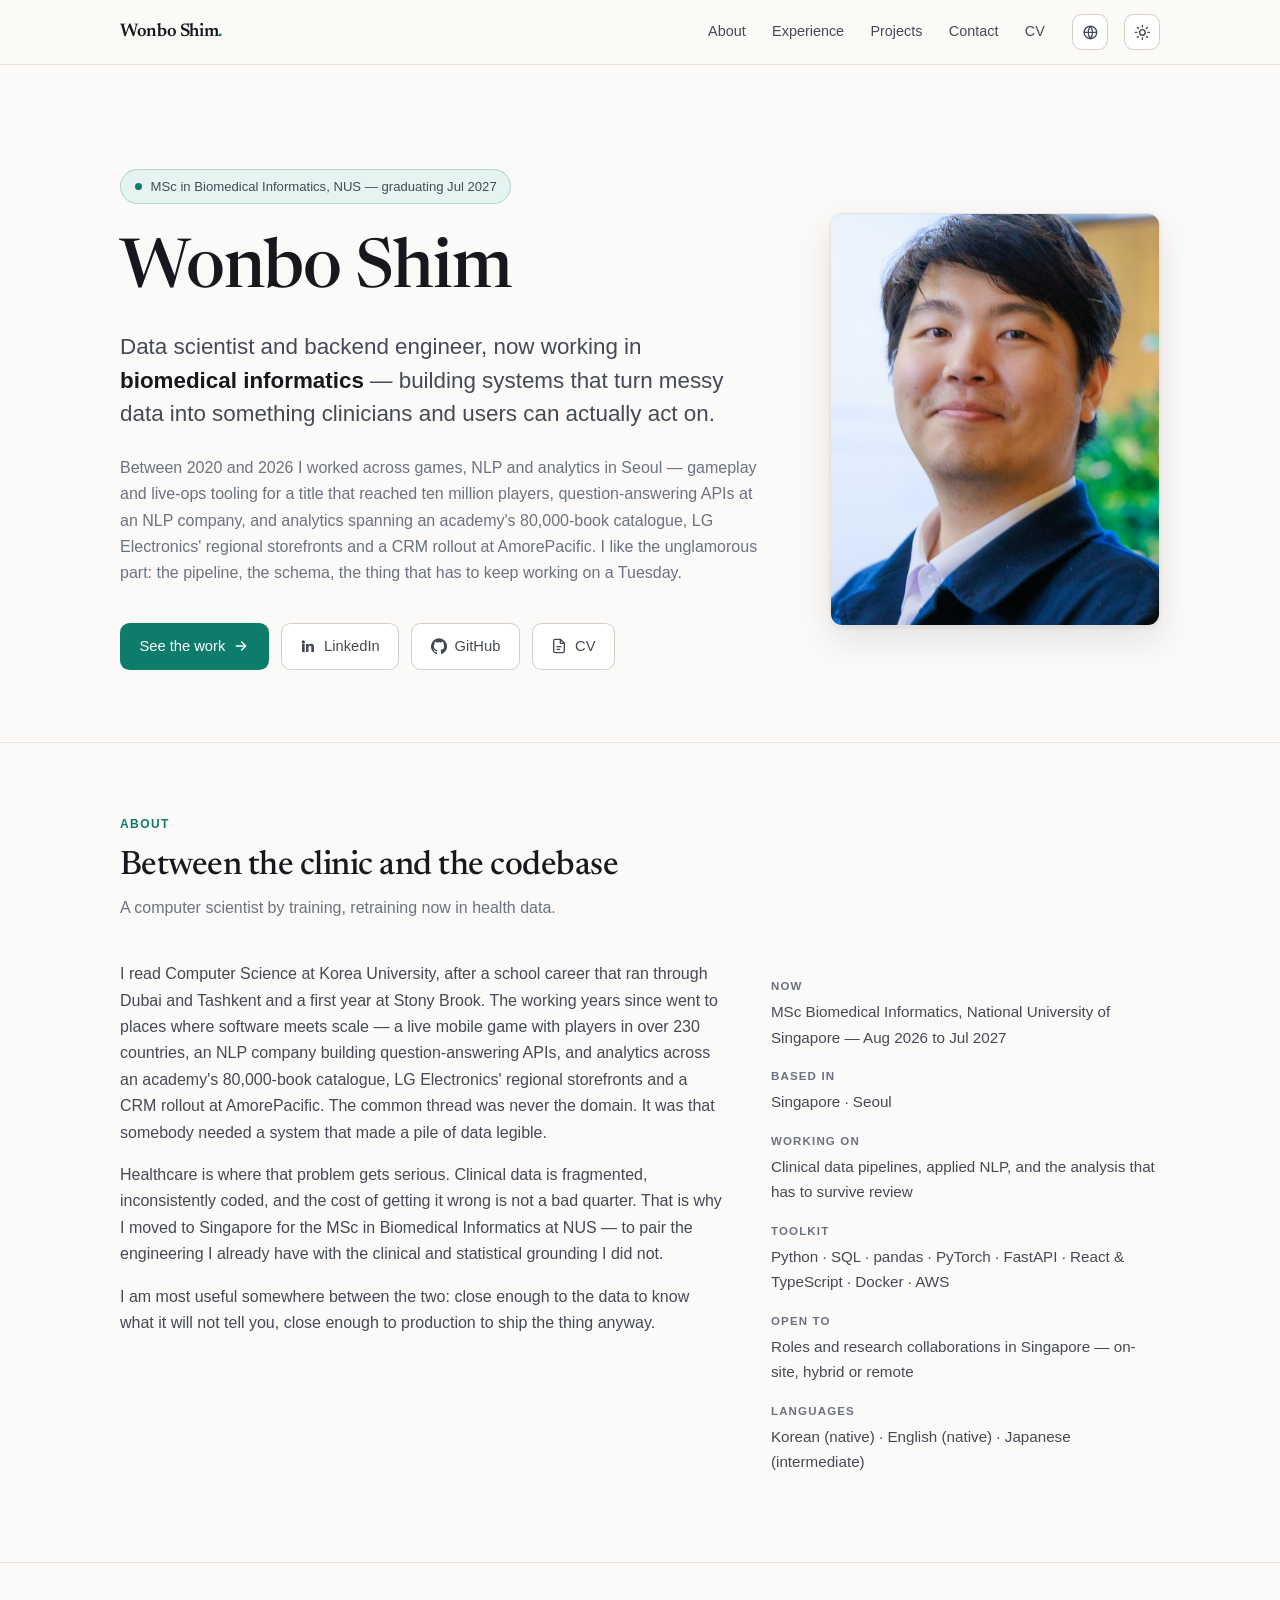
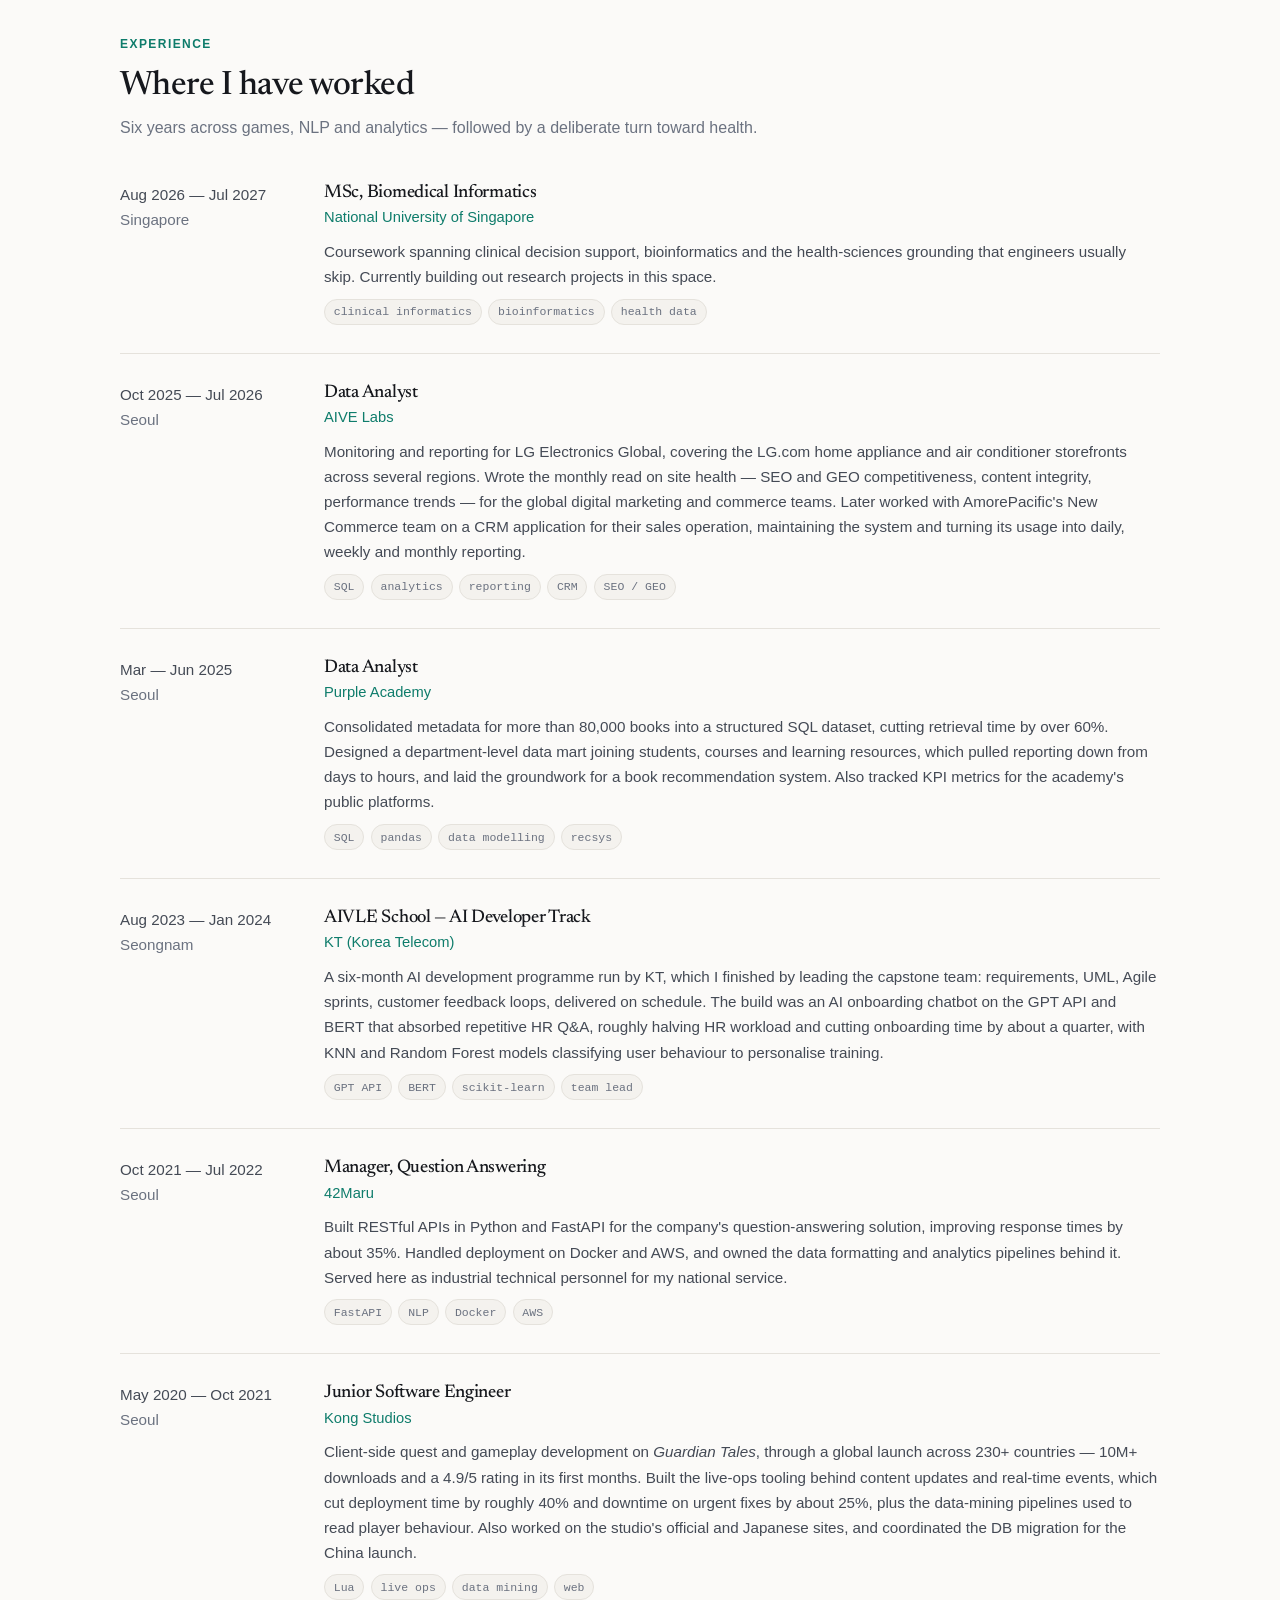
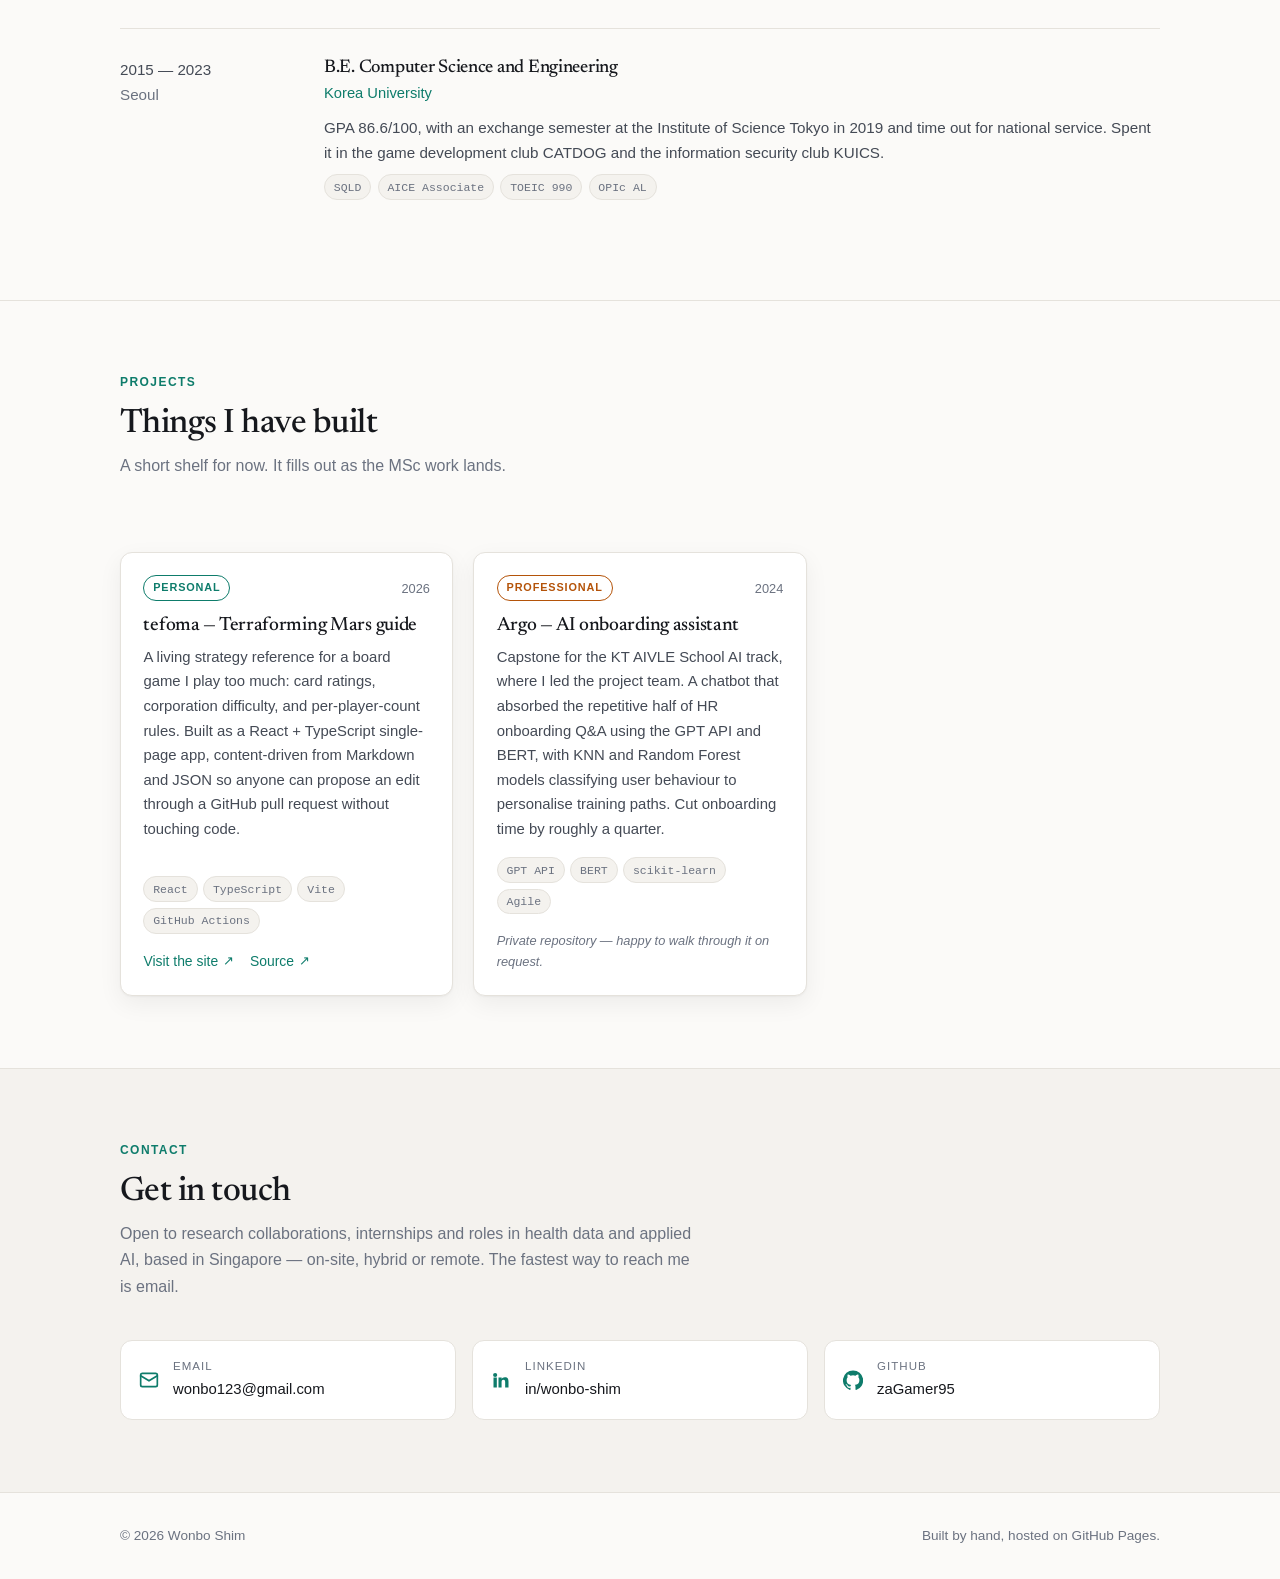
<file: index.html>
<!DOCTYPE html>
<html lang="en" data-theme="">
<head>
<meta charset="UTF-8">
<meta name="viewport" content="width=device-width, initial-scale=1.0">
<title>Wonbo Shim — Data Scientist &amp; Backend Engineer, Biomedical Informatics</title>
<meta name="description" content="Wonbo Shim — data scientist and backend engineer, currently an MSc student in Biomedical Informatics at the National University of Singapore. Projects, experience and contact.">
<meta name="author" content="Wonbo Shim">
<link rel="canonical" href="https://wonbo.site/">
<link rel="alternate" hreflang="en" href="https://wonbo.site/">
<link rel="alternate" hreflang="ko" href="https://wonbo.site/?lang=ko">
<link rel="alternate" hreflang="ja" href="https://wonbo.site/?lang=ja">
<link rel="alternate" hreflang="zh" href="https://wonbo.site/?lang=zh">
<link rel="alternate" hreflang="x-default" href="https://wonbo.site/">

<meta property="og:type" content="website">
<meta property="og:url" content="https://wonbo.site/">
<meta property="og:title" content="Wonbo Shim — Data Scientist &amp; Backend Engineer, Biomedical Informatics">
<meta property="og:description" content="Data scientist and backend engineer, currently an MSc student in Biomedical Informatics at NUS. Projects, experience and contact.">
<meta name="twitter:card" content="summary_large_image">
<meta property="og:image" content="https://wonbo.site/images/og-card.jpg">
<meta property="og:image:width" content="1200">
<meta property="og:image:height" content="630">
<meta property="og:image:alt" content="Wonbo Shim — Data Scientist &amp; Backend Engineer, MSc Biomedical Informatics, NUS">

<link rel="icon" href="data:image/svg+xml,<svg xmlns='http://www.w3.org/2000/svg' viewBox='0 0 100 100'><rect width='100' height='100' rx='22' fill='%230e7c6b'/><text x='50' y='71' font-size='58' font-family='Georgia,serif' fill='white' text-anchor='middle'>W</text></svg>">

<link rel="preconnect" href="https://fonts.googleapis.com">
<link rel="preconnect" href="https://fonts.gstatic.com" crossorigin>
<link href="https://fonts.googleapis.com/css2?family=Newsreader:opsz,wght@6..72,400;6..72,500;6..72,600&display=swap" rel="stylesheet">
<link rel="stylesheet" href="style.css">

<script>
  /* Apply the saved theme before first paint so the page never flashes. */
  try {
    var t = localStorage.getItem('theme');
    if (t === 'dark' || t === 'light') document.documentElement.dataset.theme = t;
  } catch (e) {}
</script>
</head>

<body>
<a class="skip" href="#main" data-i18n="a11y.skip">Skip to content</a>

<header class="site-header">
  <div class="wrap">
    <a class="wordmark" href="/"><span data-i18n="hero.name">Wonbo Shim</span><span class="dot">.</span></a>
    <nav class="site-nav" aria-label="Primary" data-i18n-attr="aria-label:a11y.nav">
      <a href="#about" data-optional data-i18n="nav.about">About</a>
      <a href="#experience" data-optional data-i18n="nav.experience">Experience</a>
      <a href="#projects" data-i18n="nav.projects">Projects</a>
      <a href="#contact" data-i18n="nav.contact">Contact</a>
      <a href="cv.html" data-i18n="nav.cv">CV</a>
    </nav>
    <div class="lang-picker">
      <button class="theme-toggle lang-btn" type="button" id="lang-btn"
              aria-label="Choose language" aria-haspopup="true" aria-expanded="false"
              data-i18n-attr="aria-label:a11y.lang">
        <svg viewBox="0 0 24 24" fill="none" stroke="currentColor" stroke-width="2" aria-hidden="true"><circle cx="12" cy="12" r="9"/><path d="M3 12h18M12 3a15 15 0 0 1 0 18M12 3a15 15 0 0 0 0 18"/></svg>
      </button>
      <ul class="lang-menu" id="lang-menu" role="menu" hidden></ul>
    </div>
    <button class="theme-toggle" type="button" id="theme-toggle" aria-label="Switch between light and dark theme" data-i18n-attr="aria-label:a11y.theme">
      <svg class="icon-sun" viewBox="0 0 24 24" fill="none" stroke="currentColor" stroke-width="2" stroke-linecap="round" aria-hidden="true"><circle cx="12" cy="12" r="4"/><path d="M12 2v2M12 20v2M4.9 4.9l1.4 1.4M17.7 17.7l1.4 1.4M2 12h2M20 12h2M4.9 19.1l1.4-1.4M17.7 6.3l1.4-1.4"/></svg>
      <svg class="icon-moon" viewBox="0 0 24 24" fill="none" stroke="currentColor" stroke-width="2" stroke-linecap="round" stroke-linejoin="round" aria-hidden="true"><path d="M21 12.8A9 9 0 1 1 11.2 3a7 7 0 0 0 9.8 9.8z"/></svg>
    </button>
  </div>
</header>

<main id="main">

  <!-- ── hero ──────────────────────────────────────────── -->
  <section class="hero">
    <div class="wrap hero-grid">
      <div class="hero-copy">
      <p class="hero-status">
        <span class="pulse" aria-hidden="true"></span>
        <span data-i18n="hero.status">MSc in Biomedical Informatics, NUS — graduating Jul 2027</span>
      </p>

      <h1 data-i18n="hero.name">Wonbo Shim</h1>

      <p class="hero-headline" data-i18n-html="hero.headline">
        Data scientist and backend engineer, now working in
        <strong>biomedical informatics</strong> — building systems that turn messy
        data into something clinicians and users can actually act on.
      </p>

      <p class="hero-intro" data-i18n="hero.intro">
        Between 2020 and 2026 I worked across games, NLP and analytics in Seoul —
        gameplay and live-ops tooling for a title that reached ten million players,
        question-answering APIs at an NLP company, and analytics spanning an academy's
        80,000-book catalogue, LG Electronics' regional storefronts and a CRM rollout
        at AmorePacific. I like the unglamorous part: the pipeline, the schema, the
        thing that has to keep working on a Tuesday.
      </p>

      <div class="hero-actions">
        <a class="btn btn-primary" href="#projects">
          <span data-i18n="hero.ctaWork">See the work</span>
          <svg viewBox="0 0 24 24" fill="none" stroke="currentColor" stroke-width="2" stroke-linecap="round" stroke-linejoin="round" aria-hidden="true"><path d="M5 12h14M13 6l6 6-6 6"/></svg>
        </a>
        <a class="btn btn-ghost" href="https://www.linkedin.com/in/wonbo-shim/" target="_blank" rel="noopener">
          <svg viewBox="0 0 24 24" fill="currentColor" aria-hidden="true"><path d="M4.98 3.5a2.5 2.5 0 1 1 0 5 2.5 2.5 0 0 1 0-5zM3 9h4v12H3zM9 9h3.8v1.7h.05c.53-1 1.83-2.05 3.76-2.05C20.4 8.65 21 11 21 14.1V21h-4v-6.1c0-1.45-.03-3.3-2-3.3-2 0-2.3 1.57-2.3 3.2V21H9z"/></svg>
          LinkedIn
        </a>
        <a class="btn btn-ghost" href="https://github.com/zaGamer95" target="_blank" rel="noopener">
          <svg viewBox="0 0 24 24" fill="currentColor" aria-hidden="true"><path d="M12 .5a12 12 0 0 0-3.79 23.4c.6.11.82-.26.82-.58v-2c-3.34.73-4.04-1.6-4.04-1.6-.55-1.4-1.34-1.77-1.34-1.77-1.09-.74.08-.73.08-.73 1.2.09 1.84 1.24 1.84 1.24 1.07 1.83 2.81 1.3 3.5 1 .1-.78.42-1.3.76-1.6-2.67-.3-5.47-1.33-5.47-5.93 0-1.31.47-2.38 1.24-3.22-.13-.3-.54-1.52.11-3.18 0 0 1-.32 3.3 1.23a11.5 11.5 0 0 1 6 0c2.3-1.55 3.3-1.23 3.3-1.23.65 1.66.24 2.88.12 3.18.77.84 1.23 1.91 1.23 3.22 0 4.61-2.8 5.63-5.48 5.92.43.37.81 1.1.81 2.22v3.29c0 .32.22.7.83.58A12 12 0 0 0 12 .5z"/></svg>
          GitHub
        </a>
        <a class="btn btn-ghost" href="cv.html">
          <svg viewBox="0 0 24 24" fill="none" stroke="currentColor" stroke-width="2" stroke-linecap="round" stroke-linejoin="round" aria-hidden="true"><path d="M14 2H6a2 2 0 0 0-2 2v16a2 2 0 0 0 2 2h12a2 2 0 0 0 2-2V8z"/><path d="M14 2v6h6M9 13h6M9 17h4"/></svg>
          <span data-i18n="nav.cv">CV</span>
        </a>
      </div>
      </div>

      <figure class="hero-portrait">
        <picture>
          <source type="image/avif" srcset="images/portrait-560.avif 560w, images/portrait-1120.avif 1120w"
                  sizes="(max-width: 860px) 60vw, 330px">
          <source type="image/webp" srcset="images/portrait-560.webp 560w, images/portrait-1120.webp 1120w"
                  sizes="(max-width: 860px) 60vw, 330px">
          <img src="images/portrait-560.jpg"
               srcset="images/portrait-560.jpg 560w, images/portrait-1120.jpg 1120w"
               sizes="(max-width: 860px) 60vw, 330px"
               width="560" height="700"
               fetchpriority="high" decoding="async"
               alt="Wonbo Shim" data-i18n-attr="alt:hero.portraitAlt">
        </picture>
      </figure>
    </div>
  </section>

  <!-- ── about ─────────────────────────────────────────── -->
  <section id="about">
    <div class="wrap">
      <p class="eyebrow" data-i18n="about.eyebrow">About</p>
      <h2 class="section-title" data-i18n="about.title">Between the clinic and the codebase</h2>
      <p class="section-lede" data-i18n="about.lede">
        A computer scientist by training, retraining now in health data.
      </p>

      <div class="about-grid">
        <div class="about-body">
          <p data-i18n="about.p1">
            I read Computer Science at Korea University, after a school career that
            ran through Dubai and Tashkent and a first year at Stony Brook. The working
            years since went to places where software meets scale — a live mobile game
            with players in over 230 countries, an NLP company building question-answering
            APIs, and analytics across an academy's 80,000-book catalogue, LG Electronics'
            regional storefronts and a CRM rollout at AmorePacific. The common thread was
            never the domain. It was that somebody needed a system that made a pile of
            data legible.
          </p>
          <p data-i18n="about.p2">
            Healthcare is where that problem gets serious. Clinical data is fragmented,
            inconsistently coded, and the cost of getting it wrong is not a bad quarter.
            That is why I moved to Singapore for the MSc in Biomedical Informatics at NUS —
            to pair the engineering I already have with the clinical and statistical
            grounding I did not.
          </p>
          <p data-i18n="about.p3">
            I am most useful somewhere between the two: close enough to the data to know
            what it will not tell you, close enough to production to ship the thing anyway.
          </p>
        </div>

        <dl class="facts">
          <div class="fact">
            <dt data-i18n="fact.now.k">Now</dt>
            <dd data-i18n="fact.now.v">MSc Biomedical Informatics, National University of Singapore — Aug 2026 to Jul 2027</dd>
          </div>
          <div class="fact">
            <dt data-i18n="fact.based.k">Based in</dt>
            <dd data-i18n="fact.based.v">Singapore · Seoul</dd>
          </div>
          <div class="fact">
            <dt data-i18n="fact.working.k">Working on</dt>
            <dd data-i18n="fact.working.v">Clinical data pipelines, applied NLP, and the analysis that has to survive review</dd>
          </div>
          <div class="fact">
            <dt data-i18n="fact.toolkit.k">Toolkit</dt>
            <dd data-i18n="fact.toolkit.v">Python · SQL · pandas · PyTorch · FastAPI · React &amp; TypeScript · Docker · AWS</dd>
          </div>
          <div class="fact">
            <dt data-i18n="fact.open.k">Open to</dt>
            <dd data-i18n="fact.open.v">Roles and research collaborations in Singapore — on-site, hybrid or remote</dd>
          </div>
          <div class="fact">
            <dt data-i18n="fact.langs.k">Languages</dt>
            <dd data-i18n="fact.langs.v">Korean (native) · English (native) · Japanese (intermediate)</dd>
          </div>
        </dl>
      </div>
    </div>
  </section>

  <!-- ── experience ────────────────────────────────────── -->
  <section id="experience">
    <div class="wrap">
      <p class="eyebrow" data-i18n="exp.eyebrow">Experience</p>
      <h2 class="section-title" data-i18n="exp.title">Where I have worked</h2>
      <p class="section-lede" data-i18n="exp.lede">
        Six years across games, NLP and analytics — followed by a deliberate turn
        toward health.
      </p>

      <div class="timeline">

        <article class="role">
          <p class="role-when"><span data-i18n="role.nus.when">Aug 2026 — Jul 2027</span><span class="where" data-i18n="role.nus.where">Singapore</span></p>
          <div>
            <h3 data-i18n="role.nus.title">MSc, Biomedical Informatics</h3>
            <p class="org" data-i18n="role.nus.org">National University of Singapore</p>
            <p data-i18n="role.nus.desc">
              Coursework spanning clinical decision support, bioinformatics and the
              health-sciences grounding that engineers usually skip. Currently building
              out research projects in this space.
            </p>
            <div class="role-tags" data-i18n-tags="role.nus.tags">
              <span class="tag">clinical informatics</span>
              <span class="tag">bioinformatics</span>
              <span class="tag">health data</span>
            </div>
          </div>
        </article>

        <article class="role">
          <p class="role-when"><span data-i18n="role.aive.when">Oct 2025 — Jul 2026</span><span class="where" data-i18n="role.aive.where">Seoul</span></p>
          <div>
            <h3 data-i18n="role.aive.title">Data Analyst</h3>
            <p class="org" data-i18n="role.aive.org">AIVE Labs</p>
            <p data-i18n="role.aive.desc">
              Monitoring and reporting for LG Electronics Global, covering the LG.com
              home appliance and air conditioner storefronts across several regions.
              Wrote the monthly read on site health — SEO and GEO competitiveness,
              content integrity, performance trends — for the global digital marketing
              and commerce teams. Later worked with AmorePacific's New Commerce team on
              a CRM application for their sales operation, maintaining the system and
              turning its usage into daily, weekly and monthly reporting.
            </p>
            <div class="role-tags" data-i18n-tags="role.aive.tags">
              <span class="tag">SQL</span>
              <span class="tag">analytics</span>
              <span class="tag">reporting</span>
              <span class="tag">CRM</span>
              <span class="tag">SEO / GEO</span>
            </div>
          </div>
        </article>

        <article class="role">
          <p class="role-when"><span data-i18n="role.purple.when">Mar — Jun 2025</span><span class="where" data-i18n="role.purple.where">Seoul</span></p>
          <div>
            <h3 data-i18n="role.purple.title">Data Analyst</h3>
            <p class="org" data-i18n="role.purple.org">Purple Academy</p>
            <p data-i18n="role.purple.desc">
              Consolidated metadata for more than 80,000 books into a structured SQL
              dataset, cutting retrieval time by over 60%. Designed a department-level
              data mart joining students, courses and learning resources, which pulled
              reporting down from days to hours, and laid the groundwork for a book
              recommendation system. Also tracked KPI metrics for the academy's public
              platforms.
            </p>
            <div class="role-tags" data-i18n-tags="role.purple.tags">
              <span class="tag">SQL</span>
              <span class="tag">pandas</span>
              <span class="tag">data modelling</span>
              <span class="tag">recsys</span>
            </div>
          </div>
        </article>

        <article class="role">
          <p class="role-when"><span data-i18n="role.aivle.when">Aug 2023 — Jan 2024</span><span class="where" data-i18n="role.aivle.where">Seongnam</span></p>
          <div>
            <h3 data-i18n="role.aivle.title">AIVLE School — AI Developer Track</h3>
            <p class="org" data-i18n="role.aivle.org">KT (Korea Telecom)</p>
            <p data-i18n="role.aivle.desc">
              A six-month AI development programme run by KT, which I finished by leading
              the capstone team: requirements, UML, Agile sprints, customer feedback loops,
              delivered on schedule. The build was an AI onboarding chatbot on the GPT API
              and BERT that absorbed repetitive HR Q&amp;A, roughly halving HR workload and
              cutting onboarding time by about a quarter, with KNN and Random Forest models
              classifying user behaviour to personalise training.
            </p>
            <div class="role-tags" data-i18n-tags="role.aivle.tags">
              <span class="tag">GPT API</span>
              <span class="tag">BERT</span>
              <span class="tag">scikit-learn</span>
              <span class="tag">team lead</span>
            </div>
          </div>
        </article>

        <article class="role">
          <p class="role-when"><span data-i18n="role.maru.when">Oct 2021 — Jul 2022</span><span class="where" data-i18n="role.maru.where">Seoul</span></p>
          <div>
            <h3 data-i18n="role.maru.title">Manager, Question Answering</h3>
            <p class="org" data-i18n="role.maru.org">42Maru</p>
            <p data-i18n="role.maru.desc">
              Built RESTful APIs in Python and FastAPI for the company's question-answering
              solution, improving response times by about 35%. Handled deployment on Docker
              and AWS, and owned the data formatting and analytics pipelines behind it.
              Served here as industrial technical personnel for my national service.
            </p>
            <div class="role-tags" data-i18n-tags="role.maru.tags">
              <span class="tag">FastAPI</span>
              <span class="tag">NLP</span>
              <span class="tag">Docker</span>
              <span class="tag">AWS</span>
            </div>
          </div>
        </article>

        <article class="role">
          <p class="role-when"><span data-i18n="role.kong.when">May 2020 — Oct 2021</span><span class="where" data-i18n="role.kong.where">Seoul</span></p>
          <div>
            <h3 data-i18n="role.kong.title">Junior Software Engineer</h3>
            <p class="org" data-i18n="role.kong.org">Kong Studios</p>
            <p data-i18n-html="role.kong.desc">
              Client-side quest and gameplay development on <em>Guardian Tales</em>, through
              a global launch across 230+ countries — 10M+ downloads and a 4.9/5 rating in
              its first months. Built the live-ops tooling behind content updates and
              real-time events, which cut deployment time by roughly 40% and downtime on
              urgent fixes by about 25%, plus the data-mining pipelines used to read player
              behaviour. Also worked on the studio's official and Japanese sites, and
              coordinated the DB migration for the China launch.
            </p>
            <div class="role-tags" data-i18n-tags="role.kong.tags">
              <span class="tag">Lua</span>
              <span class="tag">live ops</span>
              <span class="tag">data mining</span>
              <span class="tag">web</span>
            </div>
          </div>
        </article>

        <article class="role">
          <p class="role-when"><span data-i18n="role.ku.when">2015 — 2023</span><span class="where" data-i18n="role.ku.where">Seoul</span></p>
          <div>
            <h3 data-i18n="role.ku.title">B.E. Computer Science and Engineering</h3>
            <p class="org" data-i18n="role.ku.org">Korea University</p>
            <p data-i18n="role.ku.desc">
              GPA 86.6/100, with an exchange semester at the Institute of Science Tokyo
              in 2019 and time out for national service. Spent it in the game development
              club CATDOG and the information security club KUICS.
            </p>
            <div class="role-tags" data-i18n-tags="role.ku.tags">
              <span class="tag">SQLD</span>
              <span class="tag">AICE Associate</span>
              <span class="tag">TOEIC 990</span>
              <span class="tag">OPIc AL</span>
            </div>
          </div>
        </article>

      </div>
    </div>
  </section>

  <!-- ── projects ──────────────────────────────────────── -->
  <section id="projects">
    <div class="wrap">
      <p class="eyebrow" data-i18n="proj.eyebrow">Projects</p>
      <h2 class="section-title" data-i18n="proj.title">Things I have built</h2>
      <p class="section-lede" data-i18n="proj.lede">
        Work pulls in three different directions, so it is sorted that way. Filter by
        what you came for.
      </p>

      <div class="filters" role="group" aria-label="Filter projects by category" data-i18n-attr="aria-label:a11y.filters" id="filters"></div>
      <p class="filter-note" id="filter-note"></p>

      <div class="project-grid" id="project-grid" aria-live="polite"></div>

      <div class="more-wrap" id="more-wrap" hidden>
        <button class="btn btn-ghost" type="button" id="more-btn"></button>
      </div>
    </div>
  </section>

  <!-- ── contact ───────────────────────────────────────── -->
  <section id="contact" class="contact">
    <div class="wrap">
      <p class="eyebrow" data-i18n="contact.eyebrow">Contact</p>
      <h2 class="section-title" data-i18n="contact.title">Get in touch</h2>
      <p class="section-lede contact-lede" data-i18n="contact.lede">
        Open to research collaborations, internships and roles in health data and
        applied AI, based in Singapore — on-site, hybrid or remote. The fastest way
        to reach me is email.
      </p>

      <ul class="contact-list">
        <li>
          <a id="email-link" href="#">
            <svg viewBox="0 0 24 24" fill="none" stroke="currentColor" stroke-width="2" stroke-linecap="round" stroke-linejoin="round" aria-hidden="true"><rect x="2" y="4" width="20" height="16" rx="2"/><path d="m2 7 10 6 10-6"/></svg>
            <span>
              <span class="label" data-i18n="contact.email">Email</span>
              <span class="value" id="email-text">wonbo123 [at] gmail.com</span>
            </span>
          </a>
        </li>
        <li>
          <a href="https://www.linkedin.com/in/wonbo-shim/" target="_blank" rel="noopener">
            <svg viewBox="0 0 24 24" fill="currentColor" aria-hidden="true"><path d="M4.98 3.5a2.5 2.5 0 1 1 0 5 2.5 2.5 0 0 1 0-5zM3 9h4v12H3zM9 9h3.8v1.7h.05c.53-1 1.83-2.05 3.76-2.05C20.4 8.65 21 11 21 14.1V21h-4v-6.1c0-1.45-.03-3.3-2-3.3-2 0-2.3 1.57-2.3 3.2V21H9z"/></svg>
            <span>
              <span class="label" data-i18n="contact.linkedin">LinkedIn</span>
              <span class="value">in/wonbo-shim</span>
            </span>
          </a>
        </li>
        <li>
          <a href="https://github.com/zaGamer95" target="_blank" rel="noopener">
            <svg viewBox="0 0 24 24" fill="currentColor" aria-hidden="true"><path d="M12 .5a12 12 0 0 0-3.79 23.4c.6.11.82-.26.82-.58v-2c-3.34.73-4.04-1.6-4.04-1.6-.55-1.4-1.34-1.77-1.34-1.77-1.09-.74.08-.73.08-.73 1.2.09 1.84 1.24 1.84 1.24 1.07 1.83 2.81 1.3 3.5 1 .1-.78.42-1.3.76-1.6-2.67-.3-5.47-1.33-5.47-5.93 0-1.31.47-2.38 1.24-3.22-.13-.3-.54-1.52.11-3.18 0 0 1-.32 3.3 1.23a11.5 11.5 0 0 1 6 0c2.3-1.55 3.3-1.23 3.3-1.23.65 1.66.24 2.88.12 3.18.77.84 1.23 1.91 1.23 3.22 0 4.61-2.8 5.63-5.48 5.92.43.37.81 1.1.81 2.22v3.29c0 .32.22.7.83.58A12 12 0 0 0 12 .5z"/></svg>
            <span>
              <span class="label" data-i18n="contact.github">GitHub</span>
              <span class="value">zaGamer95</span>
            </span>
          </a>
        </li>
      </ul>
    </div>
  </section>

</main>

<footer class="site-footer">
  <div class="wrap">
    <span>© <span id="year">2026</span> <span data-i18n="hero.name">Wonbo Shim</span></span>
    <span class="spacer" data-i18n="footer.built">Built by hand, hosted on GitHub Pages.</span>
  </div>
</footer>

<script src="i18n.js"></script>
<script src="projects.js"></script>
<script src="main.js"></script>
</body>
</html>
</file>
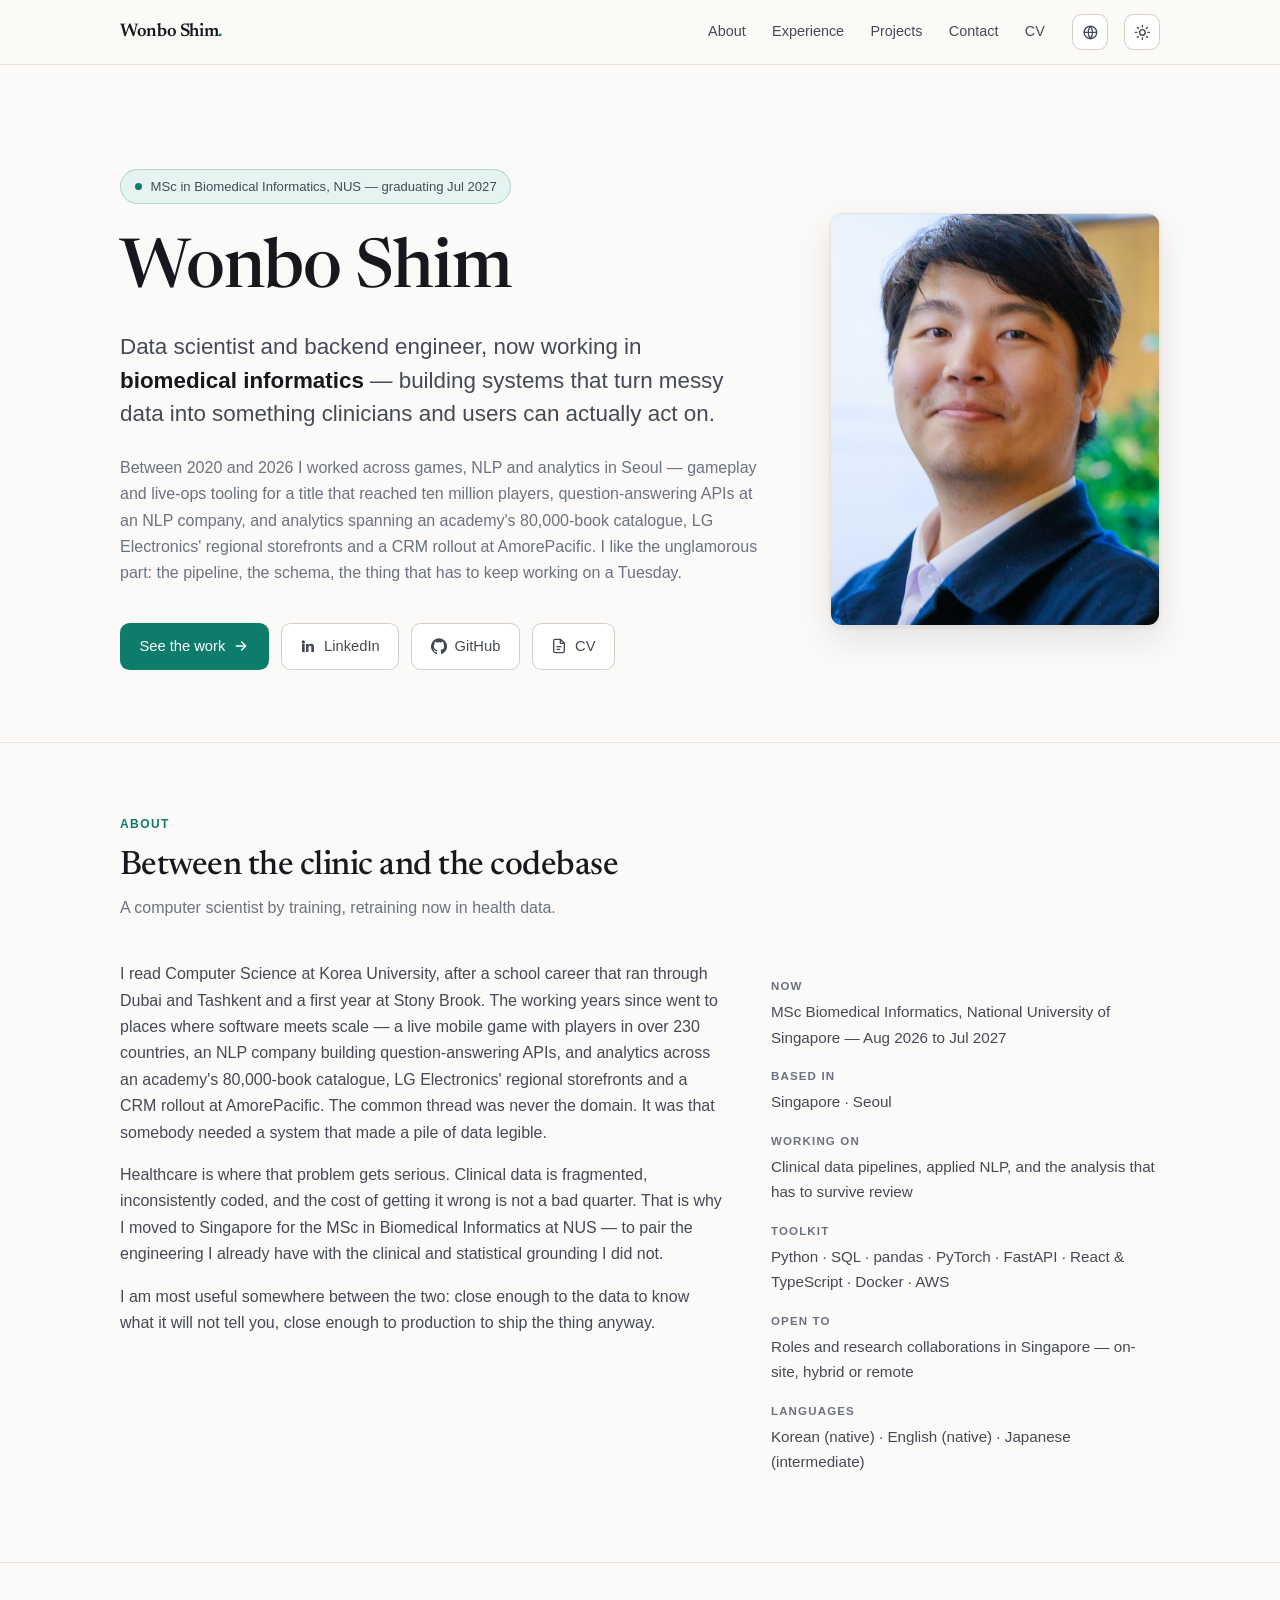
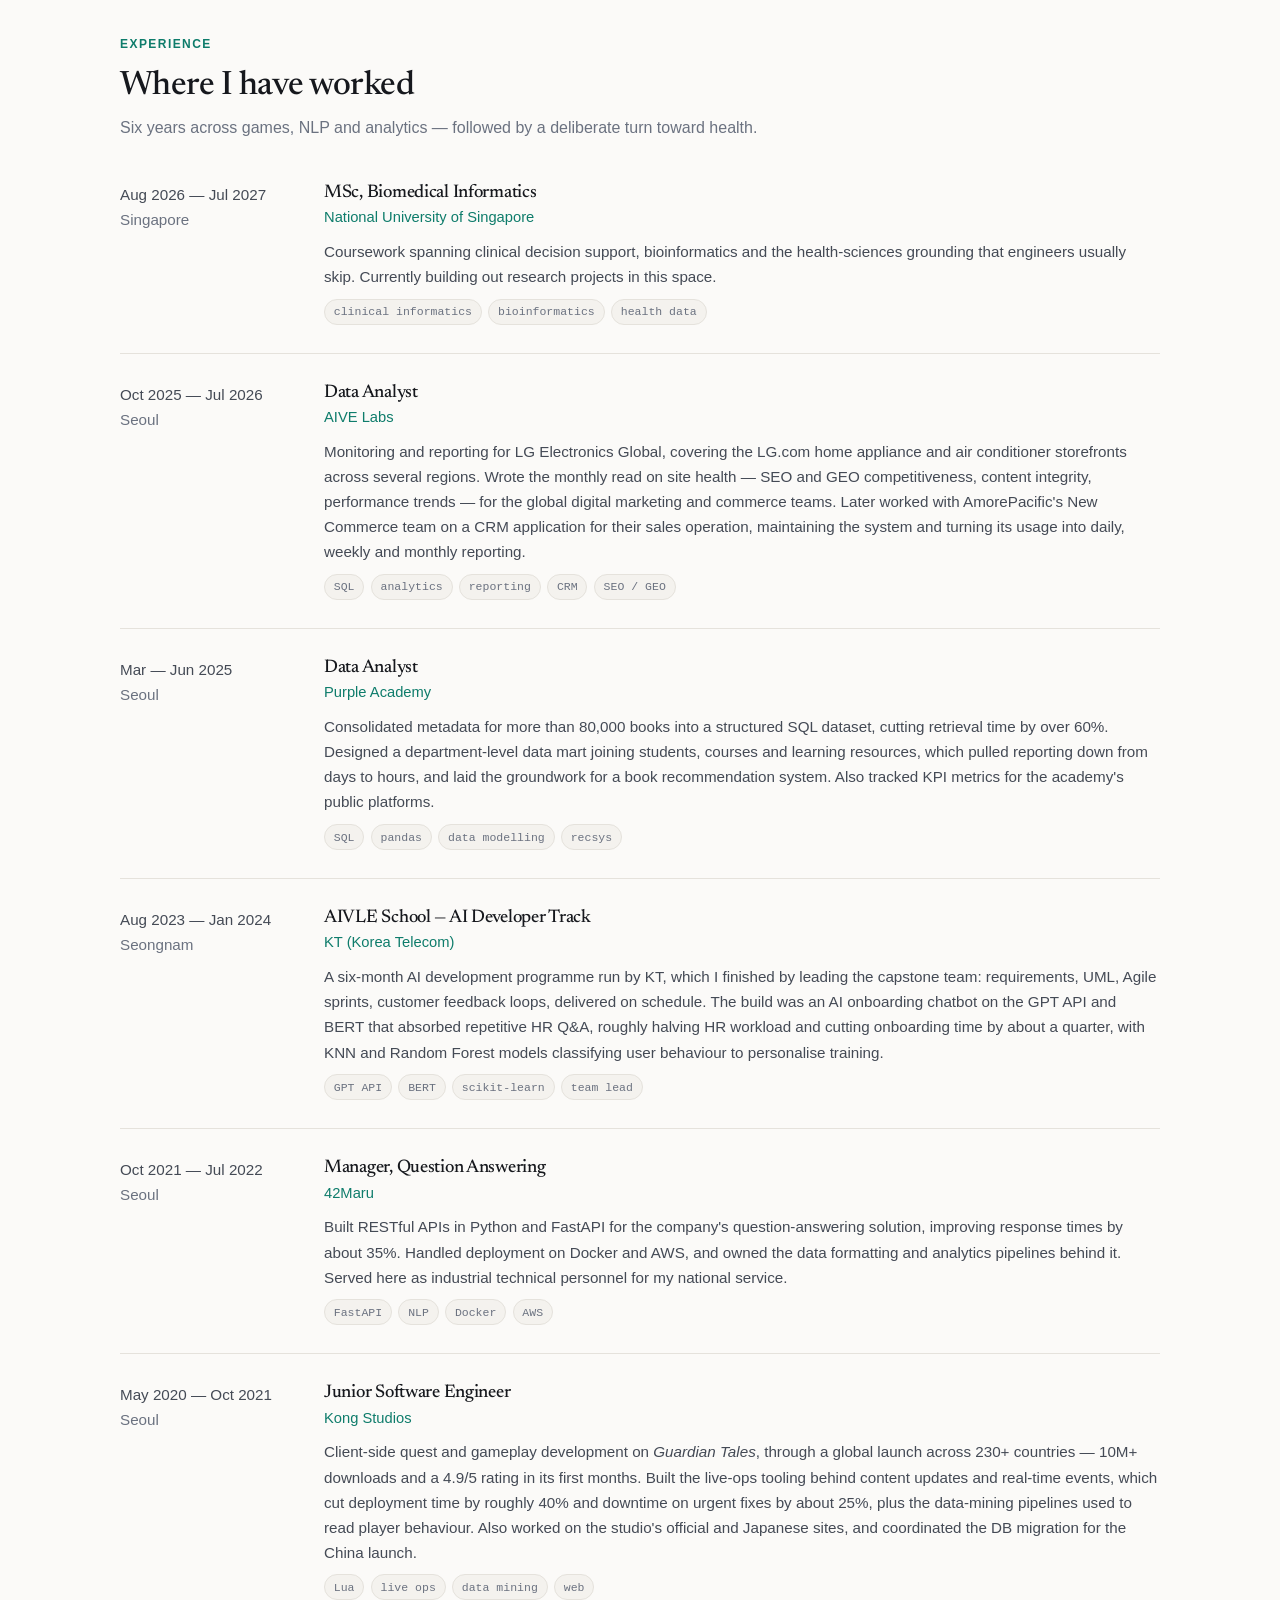
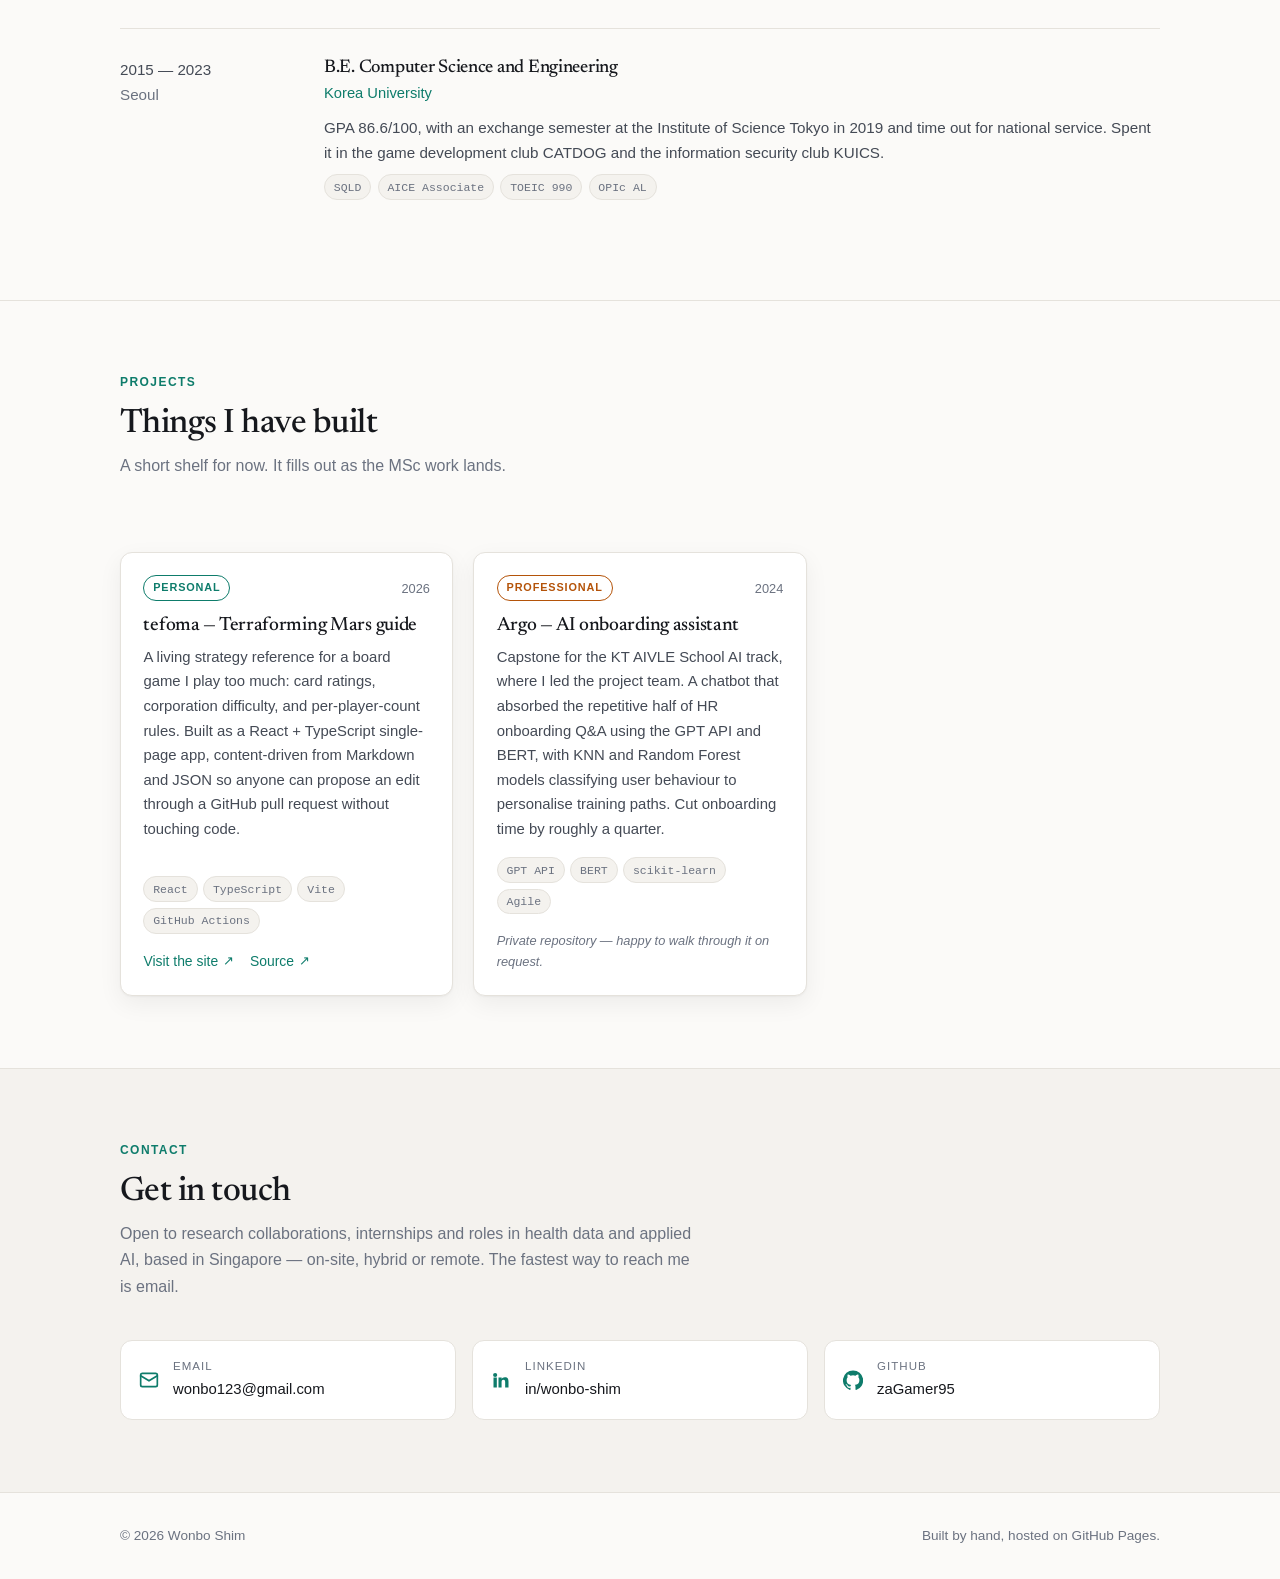
<file: about.html>
<!DOCTYPE html>
<html lang="en">
<head>
<meta charset="UTF-8">
<title>About — Wonbo Shim</title>
<meta name="robots" content="noindex">
<link rel="canonical" href="https://wonbo.site/#about">
<meta http-equiv="refresh" content="0; url=/#about">
<script>location.replace('/#about');</script>
</head>
<body><p>Redirecting to <a href="/#about">wonbo.site/#about</a>…</p></body>
</html>
</file>
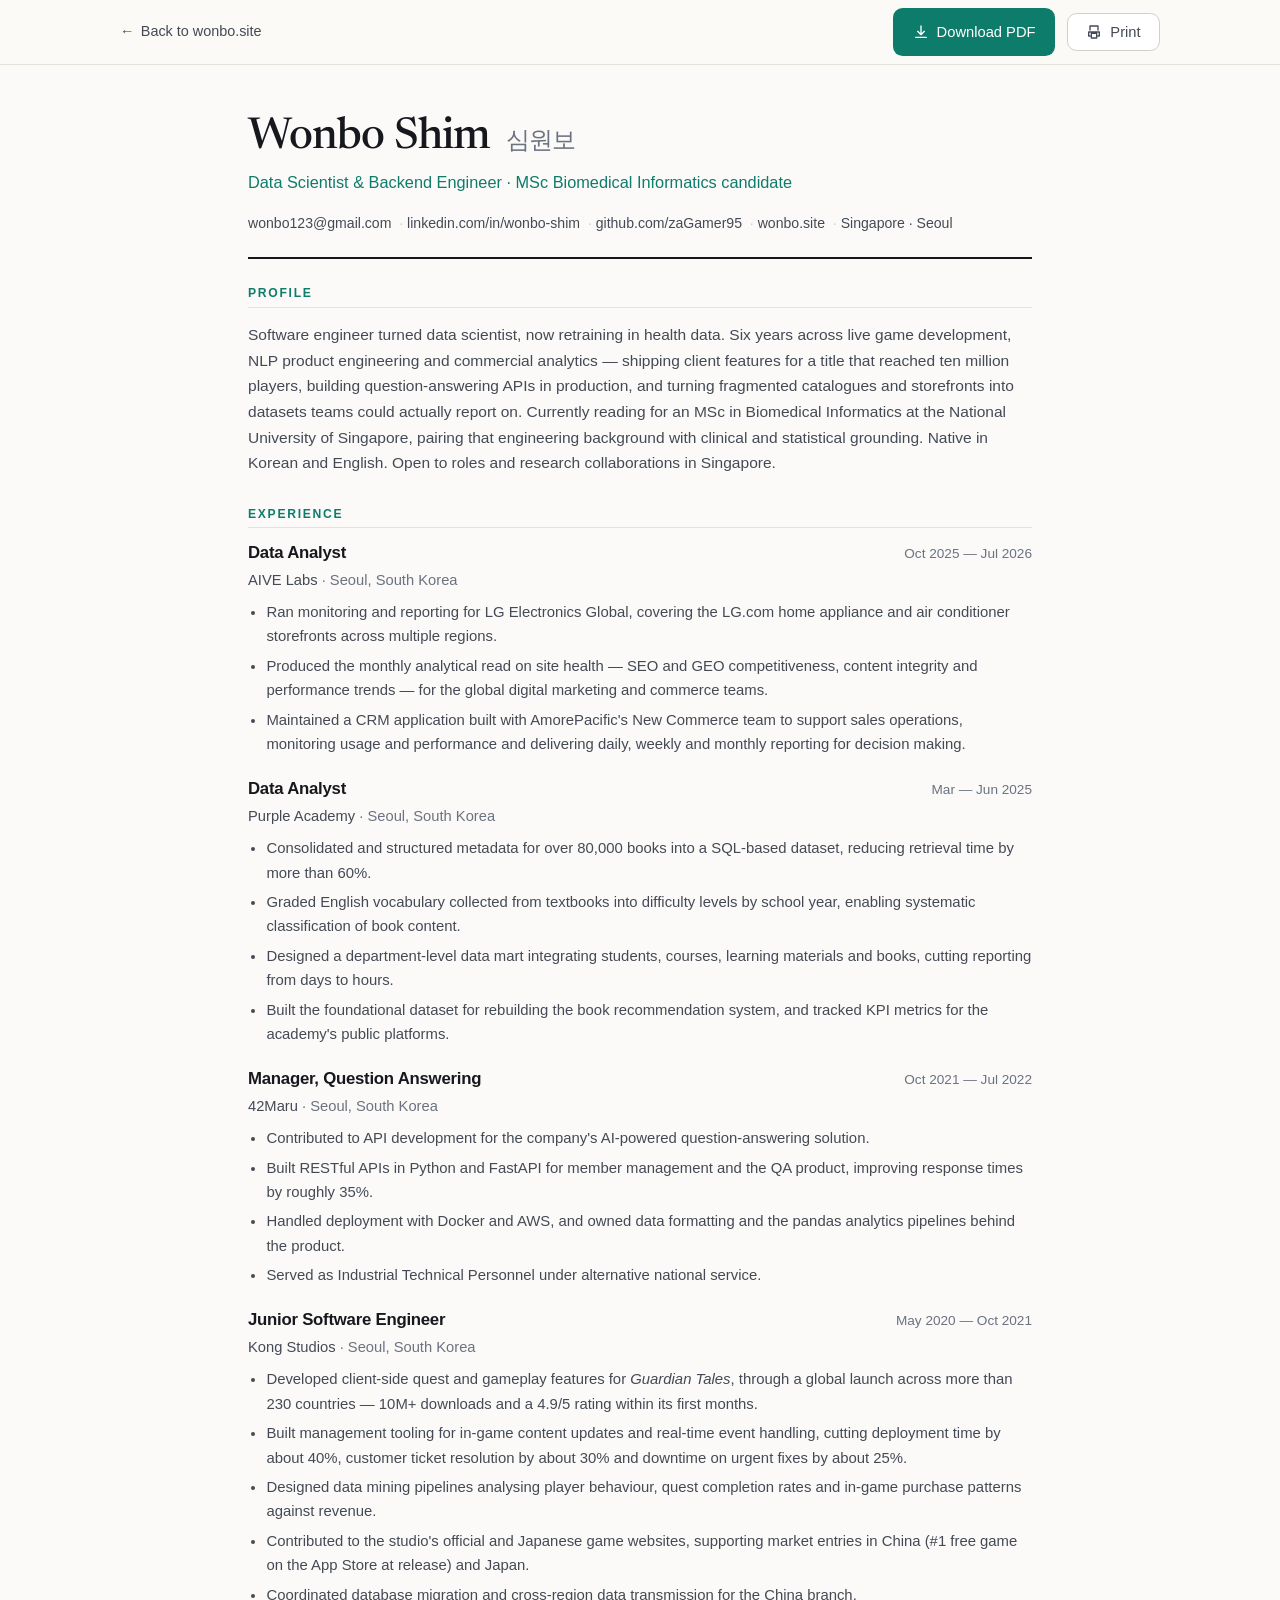
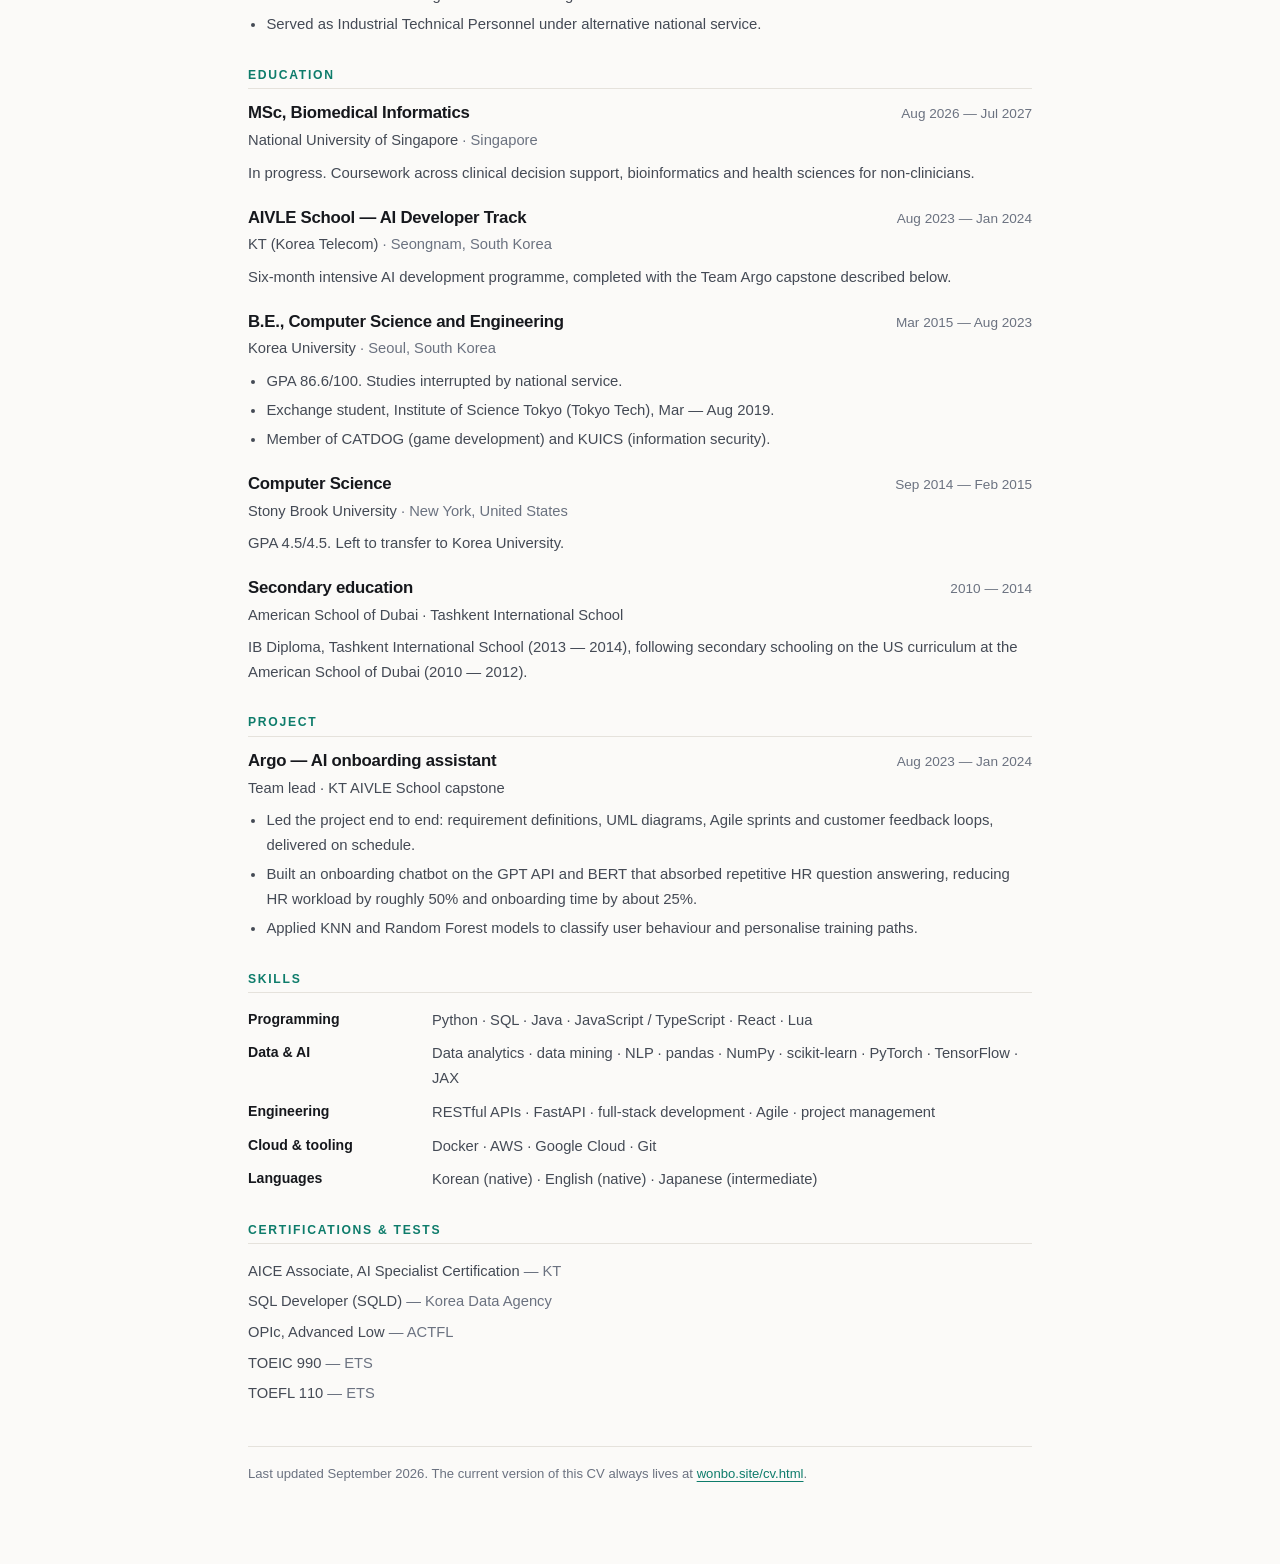
<file: cv.html>
<!DOCTYPE html>
<html lang="en" data-theme="">
<head>
<meta charset="UTF-8">
<meta name="viewport" content="width=device-width, initial-scale=1.0">
<title>CV — Wonbo Shim</title>
<meta name="description" content="Curriculum vitae of Wonbo Shim — data scientist and backend engineer, MSc Biomedical Informatics candidate at the National University of Singapore.">
<link rel="canonical" href="https://wonbo.site/cv.html">
<link rel="icon" href="data:image/svg+xml,<svg xmlns='http://www.w3.org/2000/svg' viewBox='0 0 100 100'><rect width='100' height='100' rx='22' fill='%230e7c6b'/><text x='50' y='71' font-size='58' font-family='Georgia,serif' fill='white' text-anchor='middle'>W</text></svg>">
<link rel="preconnect" href="https://fonts.googleapis.com">
<link rel="preconnect" href="https://fonts.gstatic.com" crossorigin>
<link href="https://fonts.googleapis.com/css2?family=Newsreader:opsz,wght@6..72,400;6..72,500;6..72,600&display=swap" rel="stylesheet">
<link rel="stylesheet" href="style.css">
<link rel="stylesheet" href="cv.css">
<script>
  try {
    var t = localStorage.getItem('theme');
    if (t === 'dark' || t === 'light') document.documentElement.dataset.theme = t;
  } catch (e) {}
</script>
</head>

<body>
<a class="skip" href="#cv">Skip to the CV</a>

<div class="cv-bar">
  <div class="wrap">
    <a class="back" href="/">Back to wonbo.site</a>
    <a class="btn btn-primary" href="cv.pdf" download="Wonbo-Shim-CV.pdf">
      <svg viewBox="0 0 24 24" fill="none" stroke="currentColor" stroke-width="2" stroke-linecap="round" stroke-linejoin="round" aria-hidden="true"><path d="M12 3v12M7 11l5 5 5-5M4 20h16"/></svg>
      Download PDF
    </a>
    <button class="btn btn-ghost" type="button" id="print-btn">
      <svg viewBox="0 0 24 24" fill="none" stroke="currentColor" stroke-width="2" stroke-linecap="round" stroke-linejoin="round" aria-hidden="true"><path d="M6 9V3h12v6M6 18H4v-6h16v6h-2M8 14h8v7H8z"/></svg>
      Print
    </button>
  </div>
</div>

<!--
  Deliberately not on this page, because it is public and gets scraped:
    * Phone number (+82 10-9309-5104). Add it to the contact line below if you
      want it on the PDF you send to applications.
    * Any account of the Feb 2024 - Feb 2025 gap. LinkedIn files it as a career
      break; add a line to Experience if you would rather address it directly.
  Edit this file, then run ./make-cv-pdf.sh to refresh cv.pdf.
-->
<main class="cv-page" id="cv">

  <header class="cv-head">
    <h1>Wonbo Shim <span class="hanja">심원보</span></h1>
    <p class="cv-title">Data Scientist &amp; Backend Engineer · MSc Biomedical Informatics candidate</p>
    <p class="cv-contact">
      <span id="cv-email">wonbo123 [at] gmail.com</span>
      <span class="sep">&nbsp;·&nbsp;</span><a href="https://www.linkedin.com/in/wonbo-shim/">linkedin.com/in/wonbo-shim</a>
      <span class="sep">&nbsp;·&nbsp;</span><a href="https://github.com/zaGamer95">github.com/zaGamer95</a>
      <span class="sep">&nbsp;·&nbsp;</span><a href="https://wonbo.site">wonbo.site</a>
      <span class="sep">&nbsp;·&nbsp;</span><span>Singapore · Seoul</span>
    </p>
  </header>

  <!-- ── profile ────────────────────────────────────────── -->
  <section class="cv-section">
    <h2>Profile</h2>
    <p class="cv-summary">
      Software engineer turned data scientist, now retraining in health data. Six years
      across live game development, NLP product engineering and commercial analytics —
      shipping client features for a title that reached ten million players, building
      question-answering APIs in production, and turning fragmented catalogues and
      storefronts into datasets teams could actually report on. Currently reading for an
      MSc in Biomedical Informatics at the National University of Singapore, pairing that
      engineering background with clinical and statistical grounding. Native in Korean and
      English. Open to roles and research collaborations in Singapore.
    </p>
  </section>

  <!-- ── experience ─────────────────────────────────────── -->
  <section class="cv-section">
    <h2>Experience</h2>

    <article class="cv-entry">
      <div class="cv-entry-head">
        <h3>Data Analyst</h3>
        <span class="when">Oct 2025 — Jul 2026</span>
      </div>
      <p class="org">AIVE Labs<span class="where">Seoul, South Korea</span></p>
      <ul>
        <li>
          Ran monitoring and reporting for LG Electronics Global, covering the LG.com home
          appliance and air conditioner storefronts across multiple regions.
        </li>
        <li>
          Produced the monthly analytical read on site health — SEO and GEO competitiveness,
          content integrity and performance trends — for the global digital marketing and
          commerce teams.
        </li>
        <li>
          Maintained a CRM application built with AmorePacific's New Commerce team to support
          sales operations, monitoring usage and performance and delivering daily, weekly and
          monthly reporting for decision making.
        </li>
      </ul>
    </article>

    <article class="cv-entry">
      <div class="cv-entry-head">
        <h3>Data Analyst</h3>
        <span class="when">Mar — Jun 2025</span>
      </div>
      <p class="org">Purple Academy<span class="where">Seoul, South Korea</span></p>
      <ul>
        <li>
          Consolidated and structured metadata for over 80,000 books into a SQL-based dataset,
          reducing retrieval time by more than 60%.
        </li>
        <li>
          Graded English vocabulary collected from textbooks into difficulty levels by school
          year, enabling systematic classification of book content.
        </li>
        <li>
          Designed a department-level data mart integrating students, courses, learning
          materials and books, cutting reporting from days to hours.
        </li>
        <li>
          Built the foundational dataset for rebuilding the book recommendation system, and
          tracked KPI metrics for the academy's public platforms.
        </li>
      </ul>
    </article>

    <article class="cv-entry">
      <div class="cv-entry-head">
        <h3>Manager, Question Answering</h3>
        <span class="when">Oct 2021 — Jul 2022</span>
      </div>
      <p class="org">42Maru<span class="where">Seoul, South Korea</span></p>
      <ul>
        <li>
          Contributed to API development for the company's AI-powered question-answering
          solution.
        </li>
        <li>
          Built RESTful APIs in Python and FastAPI for member management and the QA product,
          improving response times by roughly 35%.
        </li>
        <li>
          Handled deployment with Docker and AWS, and owned data formatting and the pandas
          analytics pipelines behind the product.
        </li>
        <li>Served as Industrial Technical Personnel under alternative national service.</li>
      </ul>
    </article>

    <article class="cv-entry">
      <div class="cv-entry-head">
        <h3>Junior Software Engineer</h3>
        <span class="when">May 2020 — Oct 2021</span>
      </div>
      <p class="org">Kong Studios<span class="where">Seoul, South Korea</span></p>
      <ul>
        <li>
          Developed client-side quest and gameplay features for <em>Guardian Tales</em>, through
          a global launch across more than 230 countries — 10M+ downloads and a 4.9/5 rating
          within its first months.
        </li>
        <li>
          Built management tooling for in-game content updates and real-time event handling,
          cutting deployment time by about 40%, customer ticket resolution by about 30% and
          downtime on urgent fixes by about 25%.
        </li>
        <li>
          Designed data mining pipelines analysing player behaviour, quest completion rates
          and in-game purchase patterns against revenue.
        </li>
        <li>
          Contributed to the studio's official and Japanese game websites, supporting market
          entries in China (#1 free game on the App Store at release) and Japan.
        </li>
        <li>
          Coordinated database migration and cross-region data transmission for the China
          branch.
        </li>
        <li>Served as Industrial Technical Personnel under alternative national service.</li>
      </ul>
    </article>
  </section>

  <!-- ── education ──────────────────────────────────────── -->
  <section class="cv-section">
    <h2>Education</h2>

    <article class="cv-entry">
      <div class="cv-entry-head">
        <h3>MSc, Biomedical Informatics</h3>
        <span class="when">Aug 2026 — Jul 2027</span>
      </div>
      <p class="org">National University of Singapore<span class="where">Singapore</span></p>
      <p class="note">
        In progress. Coursework across clinical decision support, bioinformatics and health
        sciences for non-clinicians.
      </p>
    </article>

    <article class="cv-entry">
      <div class="cv-entry-head">
        <h3>AIVLE School — AI Developer Track</h3>
        <span class="when">Aug 2023 — Jan 2024</span>
      </div>
      <p class="org">KT (Korea Telecom)<span class="where">Seongnam, South Korea</span></p>
      <p class="note">
        Six-month intensive AI development programme, completed with the Team Argo capstone
        described below.
      </p>
    </article>

    <article class="cv-entry">
      <div class="cv-entry-head">
        <h3>B.E., Computer Science and Engineering</h3>
        <span class="when">Mar 2015 — Aug 2023</span>
      </div>
      <p class="org">Korea University<span class="where">Seoul, South Korea</span></p>
      <ul>
        <li>GPA 86.6/100. Studies interrupted by national service.</li>
        <li>Exchange student, Institute of Science Tokyo (Tokyo Tech), Mar — Aug 2019.</li>
        <li>Member of CATDOG (game development) and KUICS (information security).</li>
      </ul>
    </article>

    <article class="cv-entry">
      <div class="cv-entry-head">
        <h3>Computer Science</h3>
        <span class="when">Sep 2014 — Feb 2015</span>
      </div>
      <p class="org">Stony Brook University<span class="where">New York, United States</span></p>
      <p class="note">GPA 4.5/4.5. Left to transfer to Korea University.</p>
    </article>

    <article class="cv-entry">
      <div class="cv-entry-head">
        <h3>Secondary education</h3>
        <span class="when">2010 — 2014</span>
      </div>
      <p class="org">American School of Dubai · Tashkent International School</p>
      <p class="note">
        IB Diploma, Tashkent International School (2013 — 2014), following secondary
        schooling on the US curriculum at the American School of Dubai (2010 — 2012).
      </p>
    </article>
  </section>

  <!-- ── projects ───────────────────────────────────────── -->
  <section class="cv-section">
    <h2>Project</h2>

    <article class="cv-entry">
      <div class="cv-entry-head">
        <h3>Argo — AI onboarding assistant</h3>
        <span class="when">Aug 2023 — Jan 2024</span>
      </div>
      <p class="org">Team lead · KT AIVLE School capstone</p>
      <ul>
        <li>
          Led the project end to end: requirement definitions, UML diagrams, Agile sprints and
          customer feedback loops, delivered on schedule.
        </li>
        <li>
          Built an onboarding chatbot on the GPT API and BERT that absorbed repetitive HR
          question answering, reducing HR workload by roughly 50% and onboarding time by
          about 25%.
        </li>
        <li>
          Applied KNN and Random Forest models to classify user behaviour and personalise
          training paths.
        </li>
      </ul>
    </article>

  </section>

  <!-- ── skills ─────────────────────────────────────────── -->
  <section class="cv-section">
    <h2>Skills</h2>
    <dl class="cv-defs">
      <div class="row">
        <dt>Programming</dt>
        <dd>Python · SQL · Java · JavaScript / TypeScript · React · Lua</dd>
      </div>
      <div class="row">
        <dt>Data &amp; AI</dt>
        <dd>Data analytics · data mining · NLP · pandas · NumPy · scikit-learn · PyTorch · TensorFlow · JAX</dd>
      </div>
      <div class="row">
        <dt>Engineering</dt>
        <dd>RESTful APIs · FastAPI · full-stack development · Agile · project management</dd>
      </div>
      <div class="row">
        <dt>Cloud &amp; tooling</dt>
        <dd>Docker · AWS · Google Cloud · Git</dd>
      </div>
      <div class="row">
        <dt>Languages</dt>
        <dd>Korean (native) · English (native) · Japanese (intermediate)</dd>
      </div>
    </dl>
  </section>

  <!-- ── certifications ─────────────────────────────────── -->
  <section class="cv-section">
    <h2>Certifications &amp; tests</h2>
    <ul class="cv-certs">
      <li>AICE Associate, AI Specialist Certification<span class="issuer">KT</span></li>
      <li>SQL Developer (SQLD)<span class="issuer">Korea Data Agency</span></li>
      <li>OPIc, Advanced Low<span class="issuer">ACTFL</span></li>
      <li>TOEIC 990<span class="issuer">ETS</span></li>
      <li>TOEFL 110<span class="issuer">ETS</span></li>
    </ul>
  </section>

  <p class="cv-foot">
    Last updated September 2026. The current version of this CV always lives at
    <a href="https://wonbo.site/cv.html">wonbo.site/cv.html</a>.
  </p>

</main>

<script>
  (function () {
    var root = document.documentElement;

    var btn = document.getElementById('print-btn');
    if (btn) btn.addEventListener('click', function () { window.print(); });

    /* Same runtime assembly as the homepage, so the address is not
       sitting in the HTML source for scrapers. */
    var u = 'wonbo123', h = 'gmail.com';
    var el = document.getElementById('cv-email');
    if (el) {
      var a = document.createElement('a');
      a.href = 'mailto:' + u + '@' + h;
      a.textContent = u + '@' + h;
      el.textContent = '';
      el.appendChild(a);
    }
  })();
</script>
</body>
</html>
</file>
<file: style.css>
/* ============================================================
   wonbo.site — personal landing page
   Light-first palette with a manual + system dark mode.
   No build step, no dependencies. Edit freely.
   ============================================================ */

:root {
  --bg:            #fbfaf8;
  --bg-alt:        #f4f2ee;
  --surface:       #ffffff;
  --text:          #16181d;
  --text-soft:     #444a55;
  --muted:         #6b7280;
  --line:          #e5e2dc;
  --line-strong:   #d3cfc7;

  --accent:        #0e7c6b;
  --accent-strong: #0a5c50;
  --accent-wash:   #e6f4f1;

  --font-display: 'Newsreader', Georgia, 'Times New Roman', serif;
  --font-body: -apple-system, BlinkMacSystemFont, 'Segoe UI', 'Helvetica Neue',
    'Apple SD Gothic Neo', 'Noto Sans KR', Arial, sans-serif;
  --font-mono: ui-monospace, SFMono-Regular, 'SF Mono', Menlo, Consolas, monospace;

  --wrap: 68rem;
  --radius: 0.75rem;
  --shadow: 0 1px 2px rgba(16, 18, 22, 0.04), 0 8px 24px rgba(16, 18, 22, 0.06);
  --shadow-lift: 0 2px 4px rgba(16, 18, 22, 0.06), 0 14px 36px rgba(16, 18, 22, 0.10);

  color-scheme: light;
}

@media (prefers-color-scheme: dark) {
  :root:not([data-theme='light']) {
    --bg:            #0e1013;
    --bg-alt:        #14171c;
    --surface:       #171a20;
    --text:          #e9eaec;
    --text-soft:     #c2c6cd;
    --muted:         #939aa6;
    --line:          #262b33;
    --line-strong:   #333a44;

    --accent:        #3fcfb6;
    --accent-strong: #6fe0cc;
    --accent-wash:   #14312c;

    --shadow: 0 1px 2px rgba(0, 0, 0, 0.4), 0 8px 24px rgba(0, 0, 0, 0.35);
    --shadow-lift: 0 2px 4px rgba(0, 0, 0, 0.45), 0 14px 36px rgba(0, 0, 0, 0.5);

    color-scheme: dark;
  }
}

:root[data-theme='dark'] {
  --bg:            #0e1013;
  --bg-alt:        #14171c;
  --surface:       #171a20;
  --text:          #e9eaec;
  --text-soft:     #c2c6cd;
  --muted:         #939aa6;
  --line:          #262b33;
  --line-strong:   #333a44;

  --accent:        #3fcfb6;
  --accent-strong: #6fe0cc;
  --accent-wash:   #14312c;

  --shadow: 0 1px 2px rgba(0, 0, 0, 0.4), 0 8px 24px rgba(0, 0, 0, 0.35);
  --shadow-lift: 0 2px 4px rgba(0, 0, 0, 0.45), 0 14px 36px rgba(0, 0, 0, 0.5);

  color-scheme: dark;
}

/* ── base ─────────────────────────────────────────────────── */

*, *::before, *::after { box-sizing: border-box; }

html { scroll-behavior: smooth; scroll-padding-top: 5.5rem; }

body {
  margin: 0;
  background: var(--bg);
  color: var(--text);
  font-family: var(--font-body);
  font-size: 1rem;
  line-height: 1.65;
  -webkit-font-smoothing: antialiased;
  -webkit-text-size-adjust: 100%;
}

h1, h2, h3, h4 {
  font-family: var(--font-display);
  font-weight: 500;
  line-height: 1.15;
  letter-spacing: -0.015em;
  margin: 0;
}

p { margin: 0 0 1rem; }
p:last-child { margin-bottom: 0; }

a { color: var(--accent); text-decoration-thickness: 1px; text-underline-offset: 3px; }
a:hover { color: var(--accent-strong); }

img { max-width: 100%; height: auto; }

:focus-visible {
  outline: 2px solid var(--accent);
  outline-offset: 3px;
  border-radius: 4px;
}

.wrap { width: 100%; max-width: var(--wrap); margin: 0 auto; padding: 0 1.5rem; }

.skip {
  position: absolute; left: -9999px; top: 0;
  background: var(--accent); color: #fff;
  padding: 0.75rem 1.25rem; border-radius: 0 0 var(--radius) 0; z-index: 100;
}
.skip:focus { left: 0; }

/* ── header ───────────────────────────────────────────────── */

.site-header {
  position: sticky; top: 0; z-index: 50;
  background: color-mix(in srgb, var(--bg) 88%, transparent);
  backdrop-filter: saturate(1.6) blur(10px);
  -webkit-backdrop-filter: saturate(1.6) blur(10px);
  border-bottom: 1px solid var(--line);
}

.site-header .wrap {
  display: flex; align-items: center; gap: 1rem;
  min-height: 4rem;
}

.wordmark {
  font-family: var(--font-display);
  font-size: 1.15rem; font-weight: 600;
  color: var(--text); text-decoration: none;
  letter-spacing: -0.02em;
  margin-right: auto;
}
.wordmark:hover { color: var(--accent); }
.wordmark .dot { color: var(--accent); }

.site-nav { display: flex; gap: 0.25rem; }
.site-nav a {
  color: var(--text-soft); text-decoration: none;
  font-size: 0.9rem; padding: 0.4rem 0.7rem; border-radius: 0.5rem;
}
.site-nav a:hover { color: var(--text); background: var(--bg-alt); }

.theme-toggle {
  display: grid; place-items: center;
  width: 2.25rem; height: 2.25rem; flex: none;
  border: 1px solid var(--line-strong); border-radius: 0.6rem;
  background: var(--surface); color: var(--text-soft);
  cursor: pointer; padding: 0;
}
.theme-toggle:hover { color: var(--accent); border-color: var(--accent); }
.theme-toggle svg { width: 1.05rem; height: 1.05rem; }
:root[data-theme='dark'] .icon-sun,
.icon-moon { display: none; }
:root[data-theme='dark'] .icon-moon { display: block; }
@media (prefers-color-scheme: dark) {
  :root:not([data-theme='light']) .icon-sun { display: none; }
  :root:not([data-theme='light']) .icon-moon { display: block; }
  :root[data-theme='light'] .icon-sun { display: block; }
}

/* Never break a nav label or the wordmark mid-word. CJK has no word
   spaces, so without this the browser wraps between characters and the
   header grows to several lines. */
.wordmark, .site-nav a, .lang-option { white-space: nowrap; }

@media (max-width: 760px) {
  .site-nav a[data-optional] { display: none; }
}

/* At phone widths the header carries a wordmark, three links and two
   buttons. Tighten everything so the row still fits 375px. */
@media (max-width: 640px) {
  .site-header .wrap { padding: 0 1rem; gap: 0.5rem; }
  .site-nav { gap: 0; }
  .site-nav a { padding: 0.4rem 0.45rem; font-size: 0.85rem; }
  .theme-toggle { width: 2.1rem; height: 2.1rem; }
}

/* ── sections ─────────────────────────────────────────────── */

section { padding: 4.5rem 0; }
section + section { border-top: 1px solid var(--line); }

.eyebrow {
  font-size: 0.75rem; font-weight: 600; letter-spacing: 0.12em;
  text-transform: uppercase; color: var(--accent);
  margin: 0 0 0.75rem;
}

.section-title { font-size: clamp(1.6rem, 3.4vw, 2.1rem); margin-bottom: 0.6rem; }
.section-lede { color: var(--muted); max-width: 46rem; margin-bottom: 2.5rem; }

/* ── hero ─────────────────────────────────────────────────── */

.hero { padding: clamp(3.5rem, 9vw, 6.5rem) 0 4.5rem; }

.hero-status {
  display: inline-flex; align-items: center; gap: 0.55rem;
  font-size: 0.82rem; color: var(--text-soft);
  background: var(--accent-wash);
  border: 1px solid color-mix(in srgb, var(--accent) 25%, transparent);
  padding: 0.35rem 0.85rem; border-radius: 999px;
  margin-bottom: 1.75rem;
}
.hero-status .pulse {
  width: 0.45rem; height: 0.45rem; border-radius: 50%;
  background: var(--accent); flex: none;
  box-shadow: 0 0 0 0 color-mix(in srgb, var(--accent) 60%, transparent);
  animation: pulse 2.6s ease-out infinite;
}
@keyframes pulse {
  70% { box-shadow: 0 0 0 0.5rem transparent; }
  100% { box-shadow: 0 0 0 0 transparent; }
}

.hero h1 {
  font-size: clamp(2.6rem, 7.5vw, 4.25rem);
  margin-bottom: 1.25rem;
}

.hero-headline {
  font-size: clamp(1.1rem, 2.4vw, 1.4rem);
  color: var(--text-soft); line-height: 1.5;
  max-width: 40rem; margin-bottom: 1.5rem;
}
.hero-headline strong { color: var(--text); font-weight: 600; }

.hero-intro { color: var(--muted); max-width: 42rem; margin-bottom: 2.25rem; }

.hero-actions { display: flex; flex-wrap: wrap; gap: 0.75rem; align-items: center; }

.btn {
  display: inline-flex; align-items: center; gap: 0.5rem;
  font-size: 0.92rem; font-weight: 500;
  padding: 0.65rem 1.15rem; border-radius: 0.6rem;
  text-decoration: none; border: 1px solid transparent; cursor: pointer;
  font-family: inherit;
}
.btn svg { width: 1rem; height: 1rem; flex: none; }
.btn-primary { background: var(--accent); color: #fff; }
.btn-primary:hover { background: var(--accent-strong); color: #fff; }
:root[data-theme='dark'] .btn-primary,
:root[data-theme='dark'] .btn-primary:hover { color: #08221e; }
@media (prefers-color-scheme: dark) {
  :root:not([data-theme='light']) .btn-primary,
  :root:not([data-theme='light']) .btn-primary:hover { color: #08221e; }
}
.btn-ghost {
  background: var(--surface); color: var(--text-soft); border-color: var(--line-strong);
}
.btn-ghost:hover { color: var(--text); border-color: var(--accent); }

.btn[aria-disabled='true'] {
  opacity: 0.55; cursor: not-allowed; pointer-events: none;
}
.btn .soon {
  font-size: 0.7rem; letter-spacing: 0.06em; text-transform: uppercase;
  color: var(--muted); border: 1px solid var(--line-strong);
  border-radius: 999px; padding: 0.05rem 0.4rem;
}

/* ── about ────────────────────────────────────────────────── */

.about-grid {
  display: grid; grid-template-columns: minmax(0, 1.55fr) minmax(0, 1fr);
  gap: 3rem;
}
@media (max-width: 800px) { .about-grid { grid-template-columns: 1fr; gap: 2.25rem; } }

.about-body p { color: var(--text-soft); }

.facts { display: grid; gap: 1.1rem; align-content: start; }
.fact dt {
  font-size: 0.72rem; font-weight: 600; letter-spacing: 0.1em;
  text-transform: uppercase; color: var(--muted); margin-bottom: 0.2rem;
}
.fact dd { margin: 0; color: var(--text-soft); font-size: 0.95rem; }

/* ── experience ───────────────────────────────────────────── */

.timeline { display: grid; gap: 0; }

.role {
  display: grid; grid-template-columns: 11rem minmax(0, 1fr);
  gap: 1.75rem; padding: 1.75rem 0;
  border-top: 1px solid var(--line);
}
.role:first-child { border-top: none; padding-top: 0; }
@media (max-width: 720px) {
  .role { grid-template-columns: 1fr; gap: 0.5rem; }
}

.role-when { font-size: 0.85rem; color: var(--muted); font-variant-numeric: tabular-nums; }
.role-when .where { display: block; color: var(--muted); }

.role h3 { font-size: 1.15rem; margin-bottom: 0.15rem; }
.role .org { font-size: 0.92rem; color: var(--accent); margin-bottom: 0.6rem; }
.role p { color: var(--text-soft); font-size: 0.95rem; margin-bottom: 0.6rem; }

.role-tags { display: flex; flex-wrap: wrap; gap: 0.4rem; }

.tag {
  font-size: 0.72rem; color: var(--muted);
  background: var(--bg-alt); border: 1px solid var(--line);
  padding: 0.15rem 0.55rem; border-radius: 999px;
  font-family: var(--font-mono);
}

/* ── projects ─────────────────────────────────────────────── */

.filters {
  display: flex; flex-wrap: wrap; gap: 0.5rem;
  margin-bottom: 2rem;
}

.filter {
  font-family: inherit; font-size: 0.87rem;
  padding: 0.45rem 0.9rem; border-radius: 999px;
  border: 1px solid var(--line-strong); background: var(--surface);
  color: var(--text-soft); cursor: pointer;
  display: inline-flex; align-items: center; gap: 0.45rem;
}
.filter:hover { border-color: var(--accent); color: var(--text); }
.filter[aria-pressed='true'] {
  background: var(--accent); border-color: var(--accent); color: #fff;
}
:root[data-theme='dark'] .filter[aria-pressed='true'] { color: #08221e; }
@media (prefers-color-scheme: dark) {
  :root:not([data-theme='light']) .filter[aria-pressed='true'] { color: #08221e; }
}
.filter .count {
  font-size: 0.75rem; font-variant-numeric: tabular-nums; opacity: 0.75;
}

.filter-note { color: var(--muted); font-size: 0.87rem; margin: -1.25rem 0 2rem; }

.project-grid {
  display: grid; grid-template-columns: repeat(auto-fill, minmax(min(100%, 20rem), 1fr));
  gap: 1.25rem;
}

.card {
  display: flex; flex-direction: column;
  background: var(--surface); border: 1px solid var(--line);
  border-radius: var(--radius); padding: 1.4rem;
  box-shadow: var(--shadow);
  transition: transform 0.18s ease, box-shadow 0.18s ease, border-color 0.18s ease;
}
.card:hover { transform: translateY(-3px); box-shadow: var(--shadow-lift); border-color: var(--line-strong); }
@media (prefers-reduced-motion: reduce) {
  .card, .card:hover { transition: none; transform: none; }
  html { scroll-behavior: auto; }
  .pulse { animation: none; }
}

.card-top {
  display: flex; align-items: center; gap: 0.6rem;
  margin-bottom: 0.85rem;
}

.pill {
  font-size: 0.68rem; font-weight: 600; letter-spacing: 0.08em;
  text-transform: uppercase; padding: 0.2rem 0.55rem; border-radius: 999px;
  border: 1px solid currentColor;
}
.pill[data-cat='academic']     { color: #7c3aed; }
.pill[data-cat='professional'] { color: #b45309; }
.pill[data-cat='personal']     { color: #0e7c6b; }
:root[data-theme='dark'] .pill[data-cat='academic']     { color: #b494f7; }
:root[data-theme='dark'] .pill[data-cat='professional'] { color: #f0b45e; }
:root[data-theme='dark'] .pill[data-cat='personal']     { color: #3fcfb6; }
@media (prefers-color-scheme: dark) {
  :root:not([data-theme='light']) .pill[data-cat='academic']     { color: #b494f7; }
  :root:not([data-theme='light']) .pill[data-cat='professional'] { color: #f0b45e; }
  :root:not([data-theme='light']) .pill[data-cat='personal']     { color: #3fcfb6; }
}

.card-year { margin-left: auto; font-size: 0.8rem; color: var(--muted); font-variant-numeric: tabular-nums; }

.card h3 { font-size: 1.2rem; margin-bottom: 0.5rem; }
.card h3 a { color: var(--text); text-decoration: none; }
.card h3 a:hover { color: var(--accent); text-decoration: underline; }

.card-blurb { color: var(--text-soft); font-size: 0.93rem; flex: 1 1 auto; margin-bottom: 1rem; }

.card-tags { display: flex; flex-wrap: wrap; gap: 0.35rem; margin-bottom: 1rem; }

.card-links { display: flex; flex-wrap: wrap; gap: 1rem; margin-top: auto; }
.card-links a {
  font-size: 0.87rem; font-weight: 500;
  display: inline-flex; align-items: center; gap: 0.3rem;
  text-decoration: none;
}
.card-links a:hover { text-decoration: underline; }
.card-links a::after { content: '\2192'; font-size: 0.95em; }
.card-links a[data-external]::after { content: '\2197'; }

.card-status {
  font-size: 0.8rem; color: var(--muted); font-style: italic; margin-top: auto;
}

.card.is-hidden { display: none; }

.grid-empty {
  color: var(--muted); padding: 2.5rem 0; text-align: center;
  border: 1px dashed var(--line-strong); border-radius: var(--radius);
}

.more-wrap { margin-top: 1.75rem; text-align: center; }

/* ── contact ──────────────────────────────────────────────── */

.contact { background: var(--bg-alt); }

.contact-lede { max-width: 36rem; }

.contact-list {
  list-style: none; padding: 0; margin: 2rem 0 0;
  display: grid; grid-template-columns: repeat(auto-fit, minmax(min(100%, 15rem), 1fr));
  gap: 1rem;
}
.contact-list a {
  display: flex; align-items: center; gap: 0.85rem;
  background: var(--surface); border: 1px solid var(--line);
  border-radius: var(--radius); padding: 1rem 1.15rem;
  text-decoration: none; color: var(--text);
}
.contact-list a:hover { border-color: var(--accent); }
.contact-list svg { width: 1.25rem; height: 1.25rem; flex: none; color: var(--accent); }
.contact-list .label {
  display: block; font-size: 0.72rem; letter-spacing: 0.09em;
  text-transform: uppercase; color: var(--muted);
}
.contact-list .value { font-size: 0.93rem; word-break: break-word; }

/* ── footer ───────────────────────────────────────────────── */

.site-footer {
  border-top: 1px solid var(--line);
  padding: 2rem 0; color: var(--muted); font-size: 0.85rem;
}
.site-footer .wrap { display: flex; flex-wrap: wrap; gap: 0.75rem 1.5rem; align-items: center; }
.site-footer .spacer { margin-left: auto; }

/* ── 404 ──────────────────────────────────────────────────── */

.notfound {
  min-height: 70vh; display: grid; place-content: center; text-align: center;
  padding: 4rem 1.5rem;
}
.notfound .code {
  font-family: var(--font-mono); font-size: 0.85rem;
  letter-spacing: 0.2em; color: var(--accent); margin-bottom: 1rem;
}
.notfound h1 { font-size: clamp(2rem, 6vw, 3rem); margin-bottom: 1rem; }
.notfound p { color: var(--muted); max-width: 32rem; margin-inline: auto; }
.notfound .hero-actions { justify-content: center; margin-top: 2rem; }

/* ============================================================
   Language picker
   ============================================================ */

.lang-picker { position: relative; flex: none; }

.lang-menu {
  position: absolute; top: calc(100% + 0.5rem); right: 0;
  min-width: 9.5rem; margin: 0; padding: 0.35rem;
  list-style: none; z-index: 60;
  background: var(--surface); border: 1px solid var(--line-strong);
  border-radius: 0.6rem; box-shadow: var(--shadow-lift);
}

.lang-option {
  display: flex; align-items: center; gap: 0.5rem; width: 100%;
  font: inherit; font-size: 0.9rem; text-align: left;
  padding: 0.45rem 0.6rem; border: 0; border-radius: 0.4rem;
  background: none; color: var(--text-soft); cursor: pointer;
}
.lang-option:hover { background: var(--bg-alt); color: var(--text); }
.lang-option[aria-checked='true'] { color: var(--accent); font-weight: 600; }
.lang-option[aria-checked='true']::before { content: '\2713'; font-size: 0.85em; }
.lang-option[aria-checked='false']::before { content: ''; width: 0.85em; }

/* ============================================================
   CJK typography
   ------------------------------------------------------------
   Newsreader covers Latin only, and its serif shapes do not sit
   well beside system CJK faces. For Korean, Japanese and Chinese
   the display font switches to that language's system sans, which
   is what CJK headings normally use anyway. No web font is loaded:
   a CJK web font is megabytes for a page this size.
   ============================================================ */

:root[lang='ko'] {
  --font-display: 'Apple SD Gothic Neo', 'Pretendard', 'Noto Sans KR', 'Malgun Gothic', sans-serif;
  --font-body: 'Apple SD Gothic Neo', 'Pretendard', 'Noto Sans KR', 'Malgun Gothic',
    -apple-system, BlinkMacSystemFont, sans-serif;
}

:root[lang='ja'] {
  --font-display: 'Hiragino Sans', 'Hiragino Kaku Gothic ProN', 'Noto Sans JP',
    'Yu Gothic', 'Meiryo', sans-serif;
  --font-body: 'Hiragino Sans', 'Hiragino Kaku Gothic ProN', 'Noto Sans JP',
    'Yu Gothic', 'Meiryo', -apple-system, BlinkMacSystemFont, sans-serif;
}

:root[lang='zh-Hans'] {
  --font-display: 'PingFang SC', 'Hiragino Sans GB', 'Noto Sans SC',
    'Microsoft YaHei', sans-serif;
  --font-body: 'PingFang SC', 'Hiragino Sans GB', 'Noto Sans SC',
    'Microsoft YaHei', -apple-system, BlinkMacSystemFont, sans-serif;
}

/* CJK has no spaces between words, so the tighter Latin tracking
   and the big display sizes both need easing off. */
:root[lang='ko'] h1, :root[lang='ja'] h1, :root[lang='zh-Hans'] h1,
:root[lang='ko'] h2, :root[lang='ja'] h2, :root[lang='zh-Hans'] h2 {
  letter-spacing: -0.01em; line-height: 1.3;
}
:root[lang='ko'] .hero h1, :root[lang='ja'] .hero h1, :root[lang='zh-Hans'] .hero h1 {
  font-size: clamp(2.2rem, 6vw, 3.5rem); font-weight: 600;
}
:root[lang='ko'] body, :root[lang='ja'] body, :root[lang='zh-Hans'] body {
  line-height: 1.8;
}
:root[lang='ja'] .card-blurb, :root[lang='zh-Hans'] .card-blurb,
:root[lang='ko'] .card-blurb { line-height: 1.75; }

/* Safety net: below this width no combination of wordmark, nav labels
   and buttons is guaranteed to fit — Japanese is the widest — so the
   in-page links drop out and the two controls stay. Every section is
   still reachable by scrolling. */
@media (max-width: 460px) {
  .site-nav { display: none; }
}

/* ============================================================
   Hero portrait
   ------------------------------------------------------------
   Two columns on desktop: copy left, portrait right. Below the
   breakpoint the photo moves above the text, sized so it never
   pushes the name off the first screen.
   ============================================================ */

.hero-grid {
  display: grid;
  grid-template-columns: minmax(0, 1fr) 330px;
  gap: clamp(2rem, 5vw, 4rem);
  align-items: center;
}

.hero-portrait { margin: 0; }

.hero-portrait img {
  display: block;
  width: 100%;
  aspect-ratio: 4 / 5;
  object-fit: cover;
  border-radius: var(--radius);
  border: 1px solid var(--line);
  box-shadow: var(--shadow-lift);
}

@media (max-width: 860px) {
  .hero-grid { grid-template-columns: 1fr; gap: 2rem; }
  /* photo first, then the copy */
  .hero-portrait { order: -1; width: min(62vw, 15rem); }
}
</file>
<file: cv.css>
/* ============================================================
   CV page. Screen styling first, then an @media print block
   that turns the same markup into a clean A4 document.
   Tokens come from style.css.
   ============================================================ */

.cv-bar {
  position: sticky; top: 0; z-index: 50;
  background: color-mix(in srgb, var(--bg) 88%, transparent);
  backdrop-filter: saturate(1.6) blur(10px);
  -webkit-backdrop-filter: saturate(1.6) blur(10px);
  border-bottom: 1px solid var(--line);
}
.cv-bar .wrap { display: flex; align-items: center; gap: 0.75rem; min-height: 4rem; }
.cv-bar .back {
  margin-right: auto; font-size: 0.9rem; text-decoration: none;
  color: var(--text-soft); display: inline-flex; align-items: center; gap: 0.4rem;
}
.cv-bar .back:hover { color: var(--accent); }
.cv-bar .back::before { content: '\2190'; }

.cv-page { max-width: 52rem; margin: 0 auto; padding: 3rem 1.5rem 5rem; }

/* style.css styles bare <section> for the homepage's full-bleed bands
   (4.5rem padding, a border between siblings). The CV uses <section>
   as a plain document division, so neutralise that here. */
.cv-page section { padding: 0; border-top: none; }

/* ── masthead ─────────────────────────────────────────── */

.cv-head { border-bottom: 2px solid var(--text); padding-bottom: 1.25rem; margin-bottom: 1.75rem; }
.cv-head h1 {
  font-size: clamp(2rem, 5vw, 2.75rem); margin: 0 0 0.35rem; letter-spacing: -0.02em;
}
.cv-head h1 .hanja { font-size: 0.55em; color: var(--muted); font-weight: 400; margin-left: 0.4rem; }
.cv-head .cv-title { color: var(--accent); font-size: 1.02rem; margin: 0 0 0.9rem; }

.cv-contact {
  margin: 0; padding: 0;
  font-size: 0.88rem; color: var(--text-soft); line-height: 1.9;
}
.cv-contact .sep { color: var(--line-strong); }
.cv-contact a { color: var(--text-soft); text-decoration: none; }
.cv-contact a:hover { color: var(--accent); text-decoration: underline; }

/* ── sections ─────────────────────────────────────────── */

.cv-section { margin-bottom: 2rem; }
.cv-section > h2 {
  font-family: var(--font-body);
  font-size: 0.76rem; font-weight: 700; letter-spacing: 0.14em; text-transform: uppercase;
  color: var(--accent); margin: 0 0 0.9rem; padding-bottom: 0.35rem;
  border-bottom: 1px solid var(--line);
}

.cv-summary { color: var(--text-soft); font-size: 0.97rem; }

.cv-entry { margin-bottom: 1.4rem; }
.cv-entry:last-child { margin-bottom: 0; }

.cv-entry-head {
  display: flex; flex-wrap: wrap; align-items: baseline; gap: 0.15rem 0.75rem;
  margin-bottom: 0.15rem;
}
.cv-entry-head h3 { font-size: 1.05rem; font-family: var(--font-body); font-weight: 600; margin: 0; }
.cv-entry-head .when {
  margin-left: auto; font-size: 0.85rem; color: var(--muted);
  font-variant-numeric: tabular-nums; white-space: nowrap;
}
.cv-entry .org { font-size: 0.92rem; color: var(--text-soft); margin: 0 0 0.5rem; }
.cv-entry .org .where { color: var(--muted); }
.cv-entry .org .where::before { content: ' · '; }

.cv-entry ul { margin: 0; padding-left: 1.15rem; }
.cv-entry li { font-size: 0.93rem; color: var(--text-soft); margin-bottom: 0.3rem; }
.cv-entry li:last-child { margin-bottom: 0; }
.cv-entry > p.note { font-size: 0.93rem; color: var(--text-soft); margin: 0; }

/* ── skills / certs ───────────────────────────────────── */

.cv-defs { display: grid; gap: 0.6rem; margin: 0; }
.cv-defs .row { display: grid; grid-template-columns: 10.5rem minmax(0, 1fr); gap: 1rem; }
@media (max-width: 620px) { .cv-defs .row { grid-template-columns: 1fr; gap: 0.1rem; } }
.cv-defs dt { font-size: 0.88rem; font-weight: 600; color: var(--text); }
.cv-defs dd { margin: 0; font-size: 0.92rem; color: var(--text-soft); }

.cv-certs { list-style: none; margin: 0; padding: 0; display: grid; gap: 0.4rem; }
.cv-certs li { font-size: 0.92rem; color: var(--text-soft); }
.cv-certs .issuer { color: var(--muted); }
.cv-certs .issuer::before { content: ' — '; }

.cv-foot {
  margin-top: 2.5rem; padding-top: 1rem; border-top: 1px solid var(--line);
  font-size: 0.82rem; color: var(--muted);
}

/* ============================================================
   PRINT — A4, black on white, no chrome.
   ============================================================ */

@media print {
  @page { size: A4; margin: 14mm 15mm; }

  :root {
    --text: #000; --text-soft: #1a1a1a; --muted: #555;
    --line: #bbb; --accent: #000; --bg: #fff;
    color-scheme: light;
  }

  html, body { background: #fff !important; color: #000 !important; }

  .cv-bar, .site-footer, .cv-foot, .skip { display: none !important; }

  .cv-page { max-width: none; margin: 0; padding: 0; }

  body { font-size: 9.9pt; line-height: 1.38; }

  .cv-head { border-bottom: 1.5pt solid #000; padding-bottom: 6pt; margin-bottom: 10pt; }
  .cv-head h1 { font-size: 20pt; margin-bottom: 1pt; }
  .cv-head .cv-title { font-size: 10pt; color: #000; margin-bottom: 4pt; }
  .cv-contact { font-size: 8.6pt; line-height: 1.5; }
  .cv-contact .sep { color: #888; }
  .cv-contact a { color: #000; }

  .cv-section { margin-bottom: 9pt; }
  .cv-section > h2 {
    font-size: 8.6pt; letter-spacing: 0.12em; color: #000;
    border-bottom: 0.5pt solid #888; padding-bottom: 2pt; margin-bottom: 7pt;
  }

  .cv-summary { font-size: 9.8pt; }

  .cv-entry { margin-bottom: 7pt; }
  .cv-entry-head h3 { font-size: 10.2pt; }
  .cv-entry-head .when { font-size: 8.7pt; }
  .cv-entry .org { font-size: 9pt; margin-bottom: 2pt; }
  .cv-entry li, .cv-entry > p.note { font-size: 9.3pt; margin-bottom: 1.2pt; }
  .cv-entry ul { padding-left: 12pt; }

  .cv-defs dt, .cv-defs dd, .cv-certs li { font-size: 9.3pt; }
  .cv-defs { gap: 2pt; }
  /* Certifications sit in two columns in print — the list is short lines. */
  .cv-certs { gap: 1pt; grid-template-columns: 1fr 1fr; }

  /* Keep an entry and its section heading intact across pages. */
  .cv-entry, .cv-head { break-inside: avoid; page-break-inside: avoid; }
  .cv-section > h2 { break-after: avoid; page-break-after: avoid; }
  h1, h2, h3 { break-after: avoid; page-break-after: avoid; }

  a { text-decoration: none; color: #000; }
}
</file>
